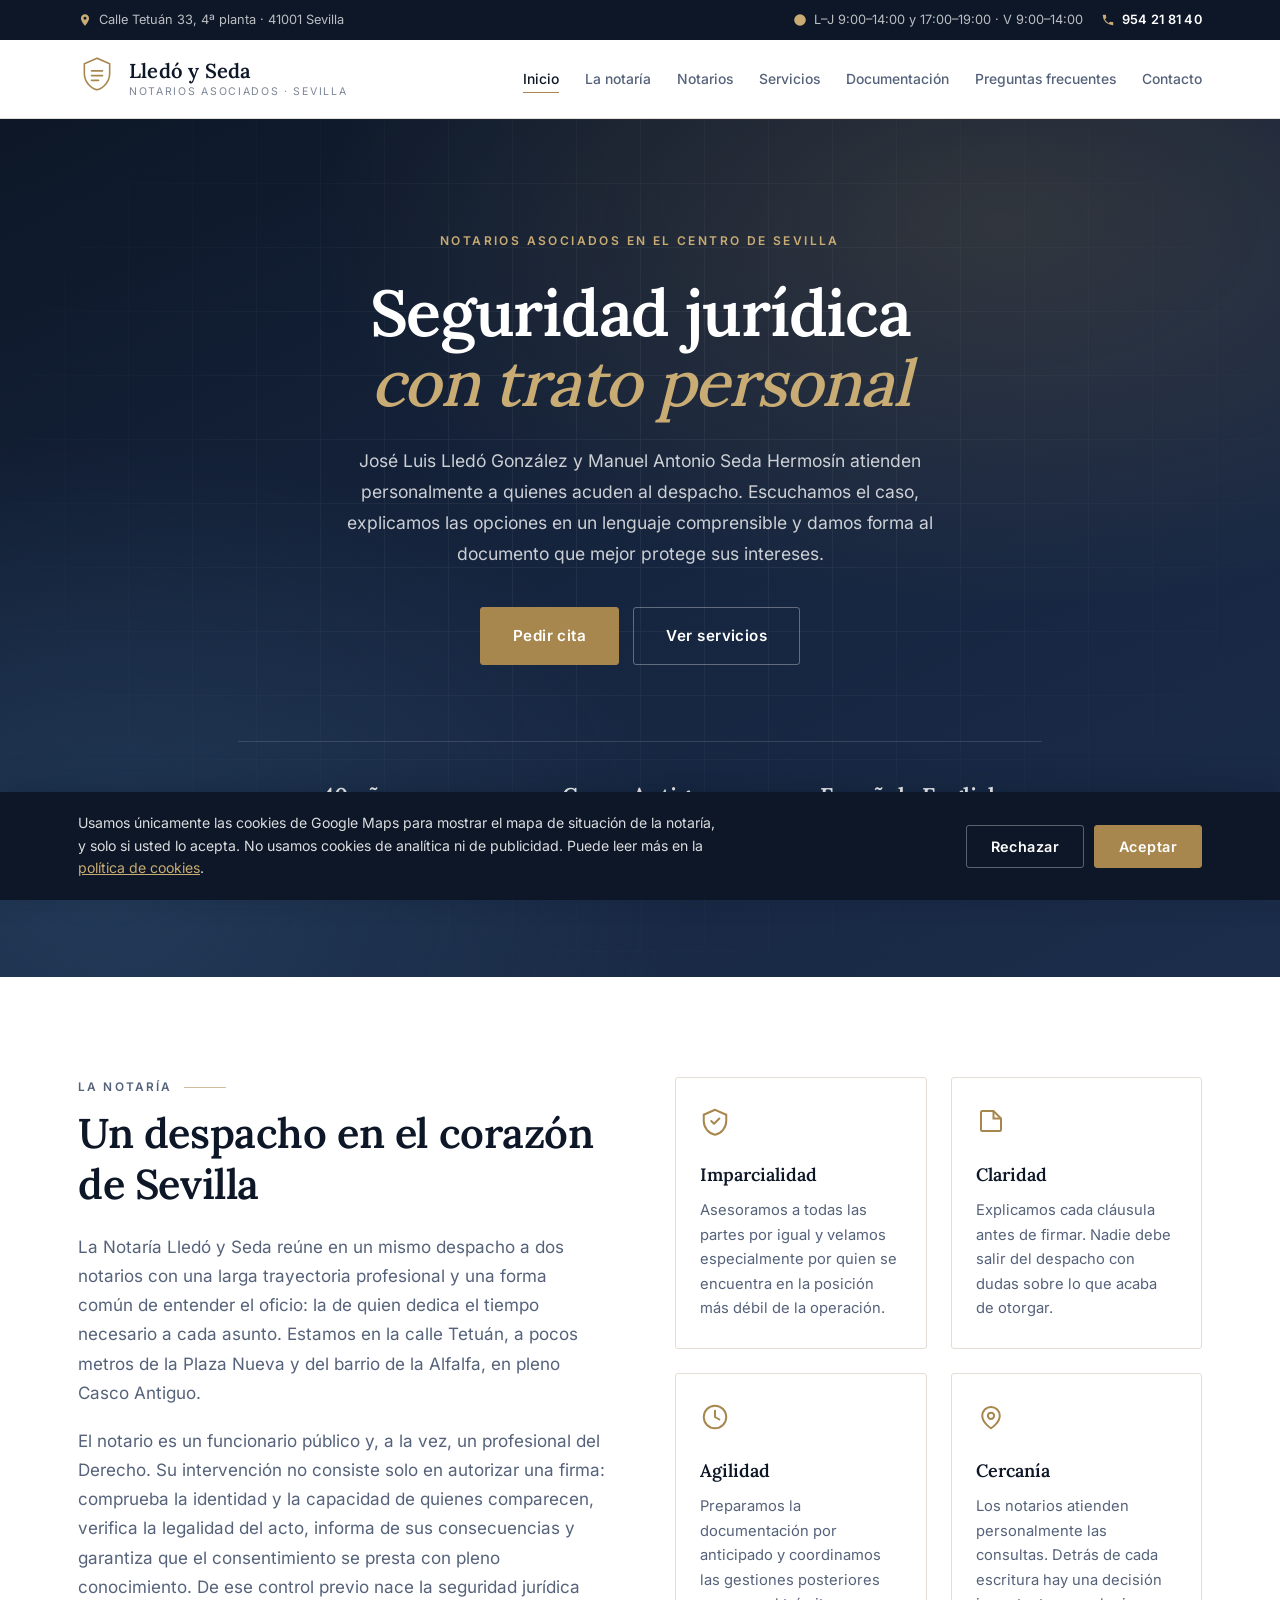
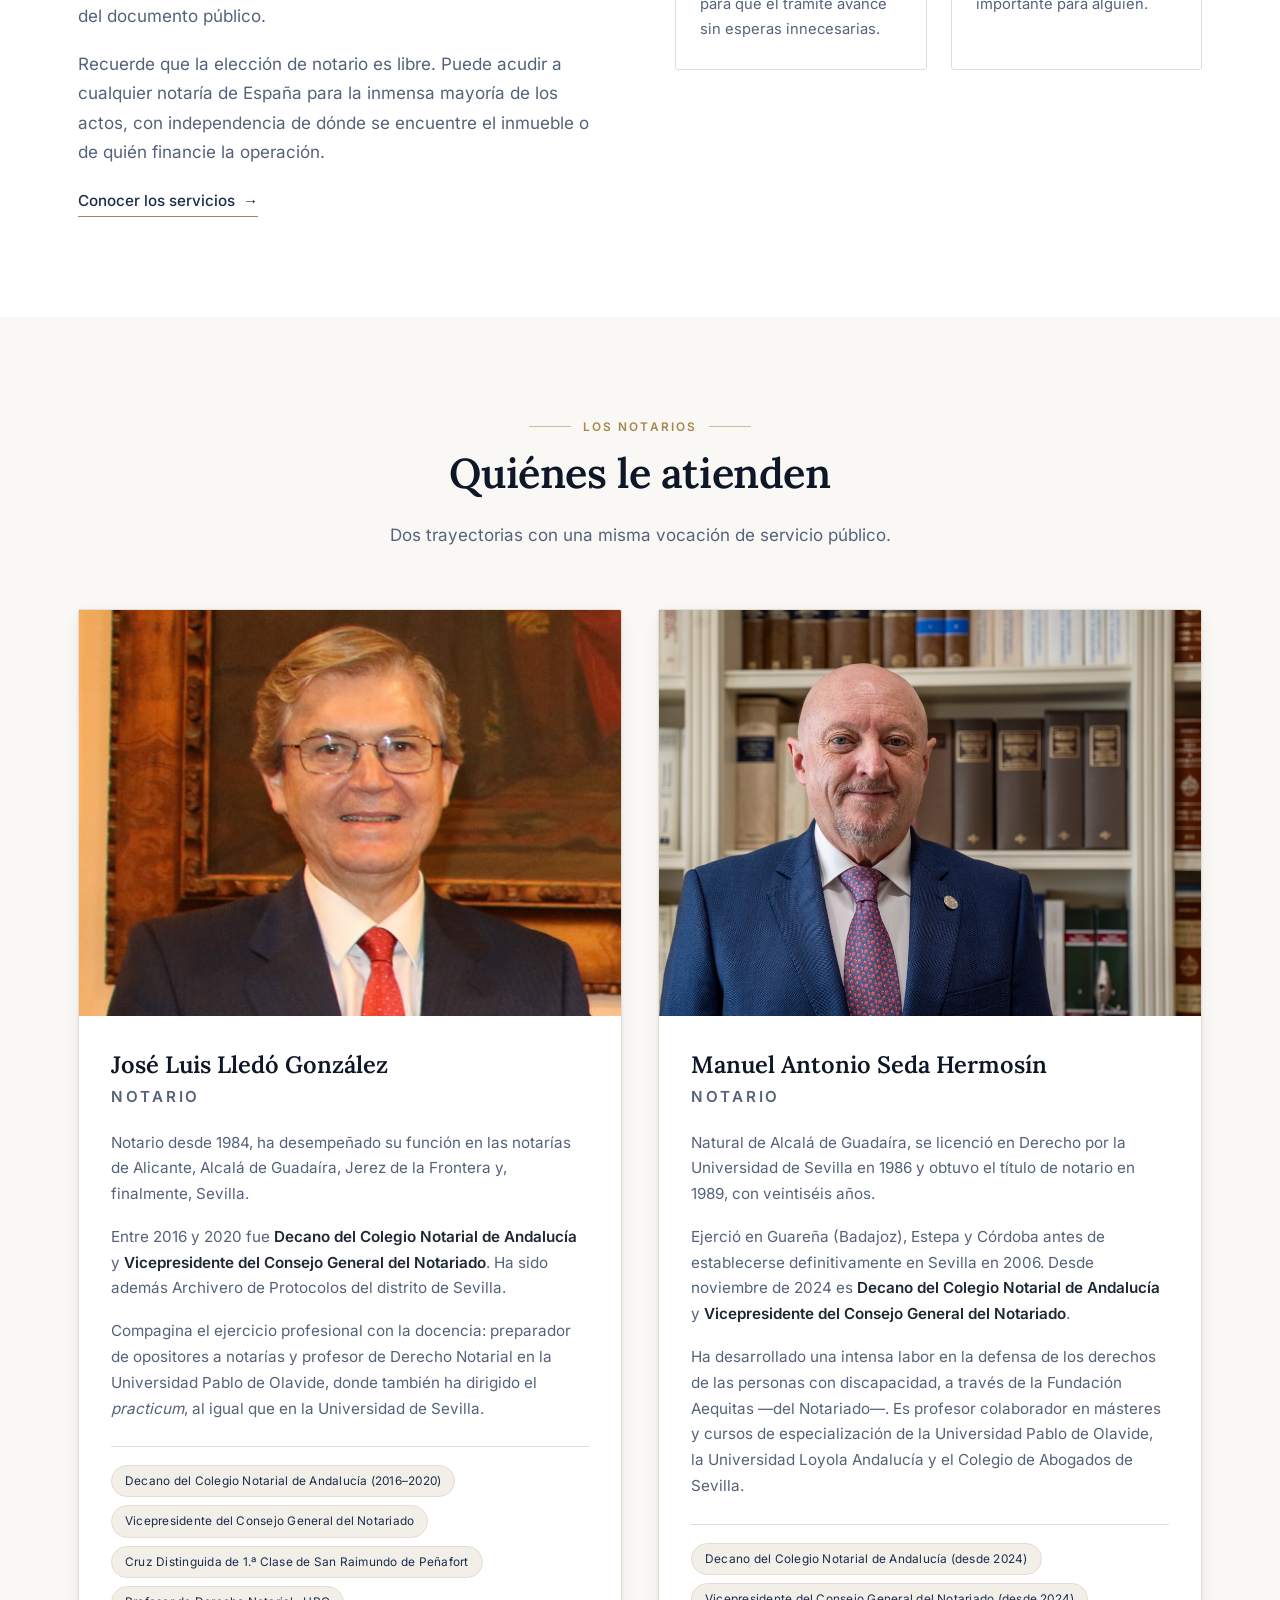
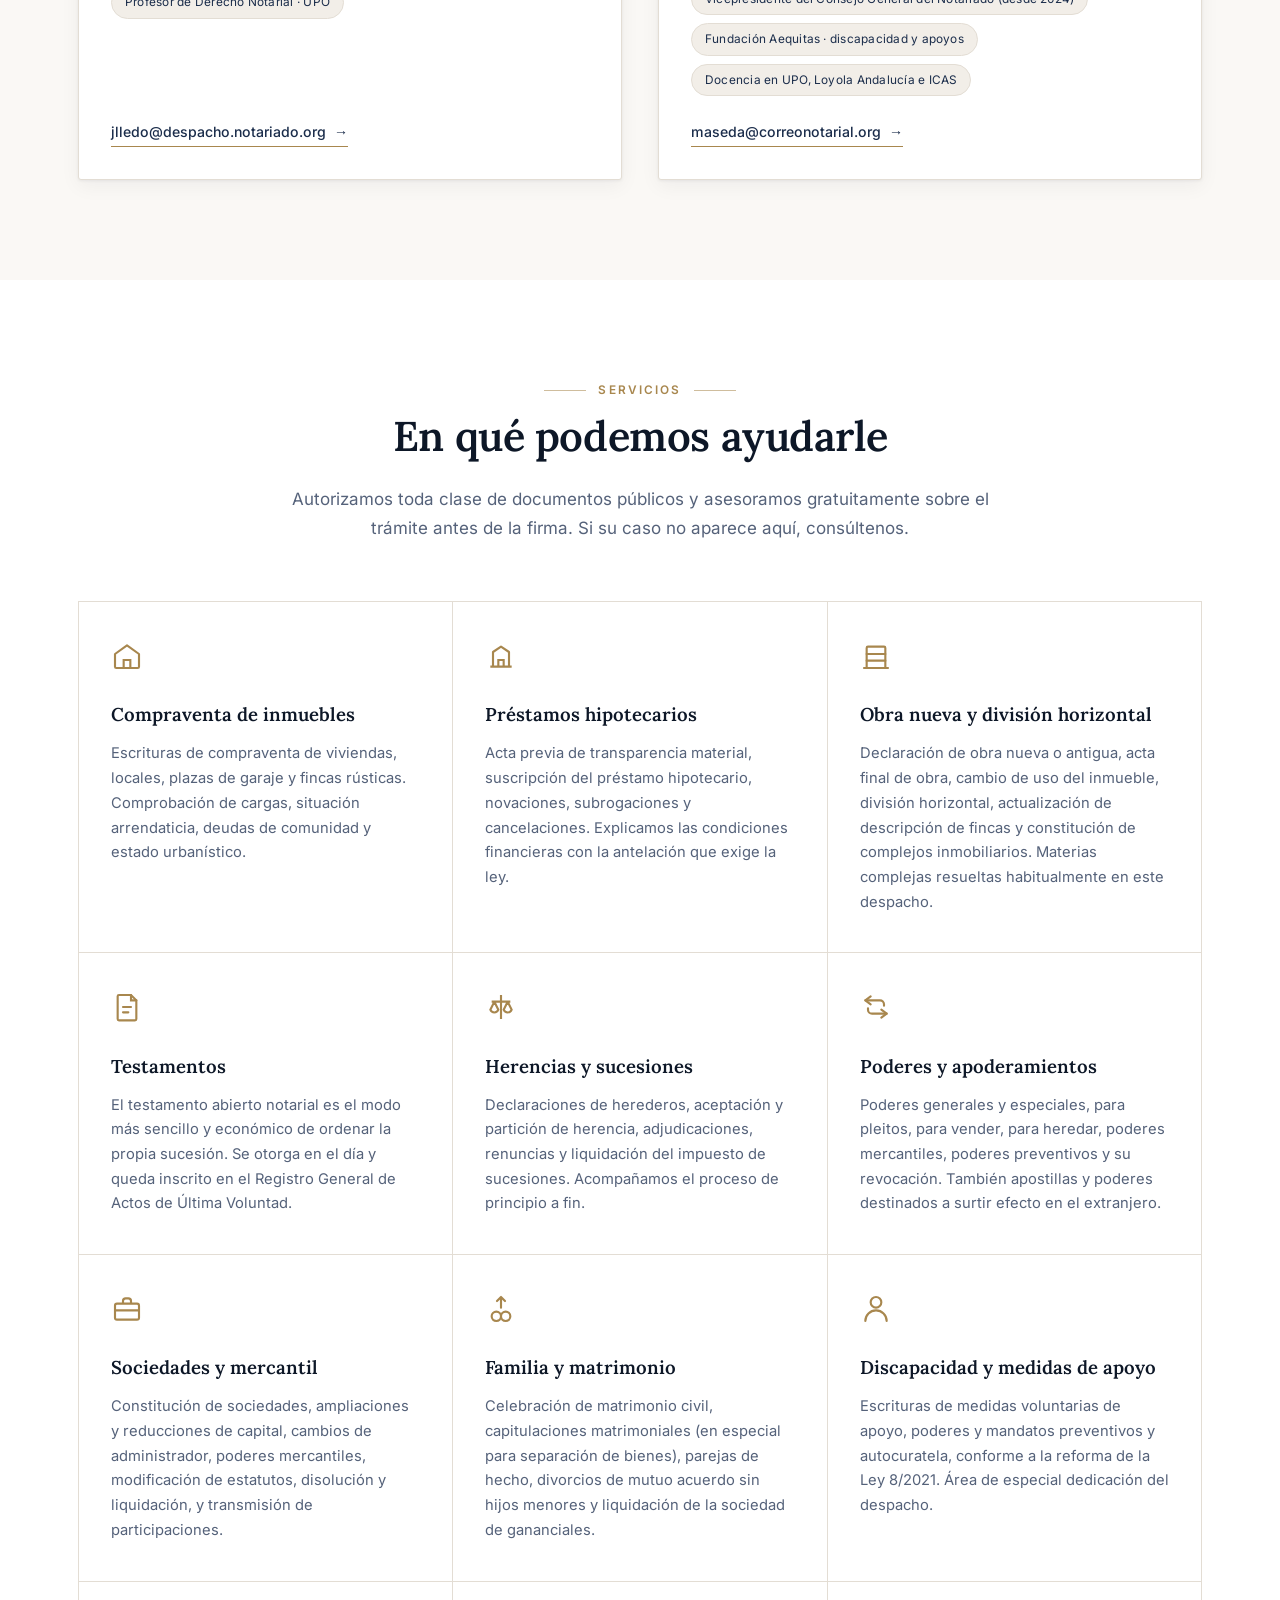
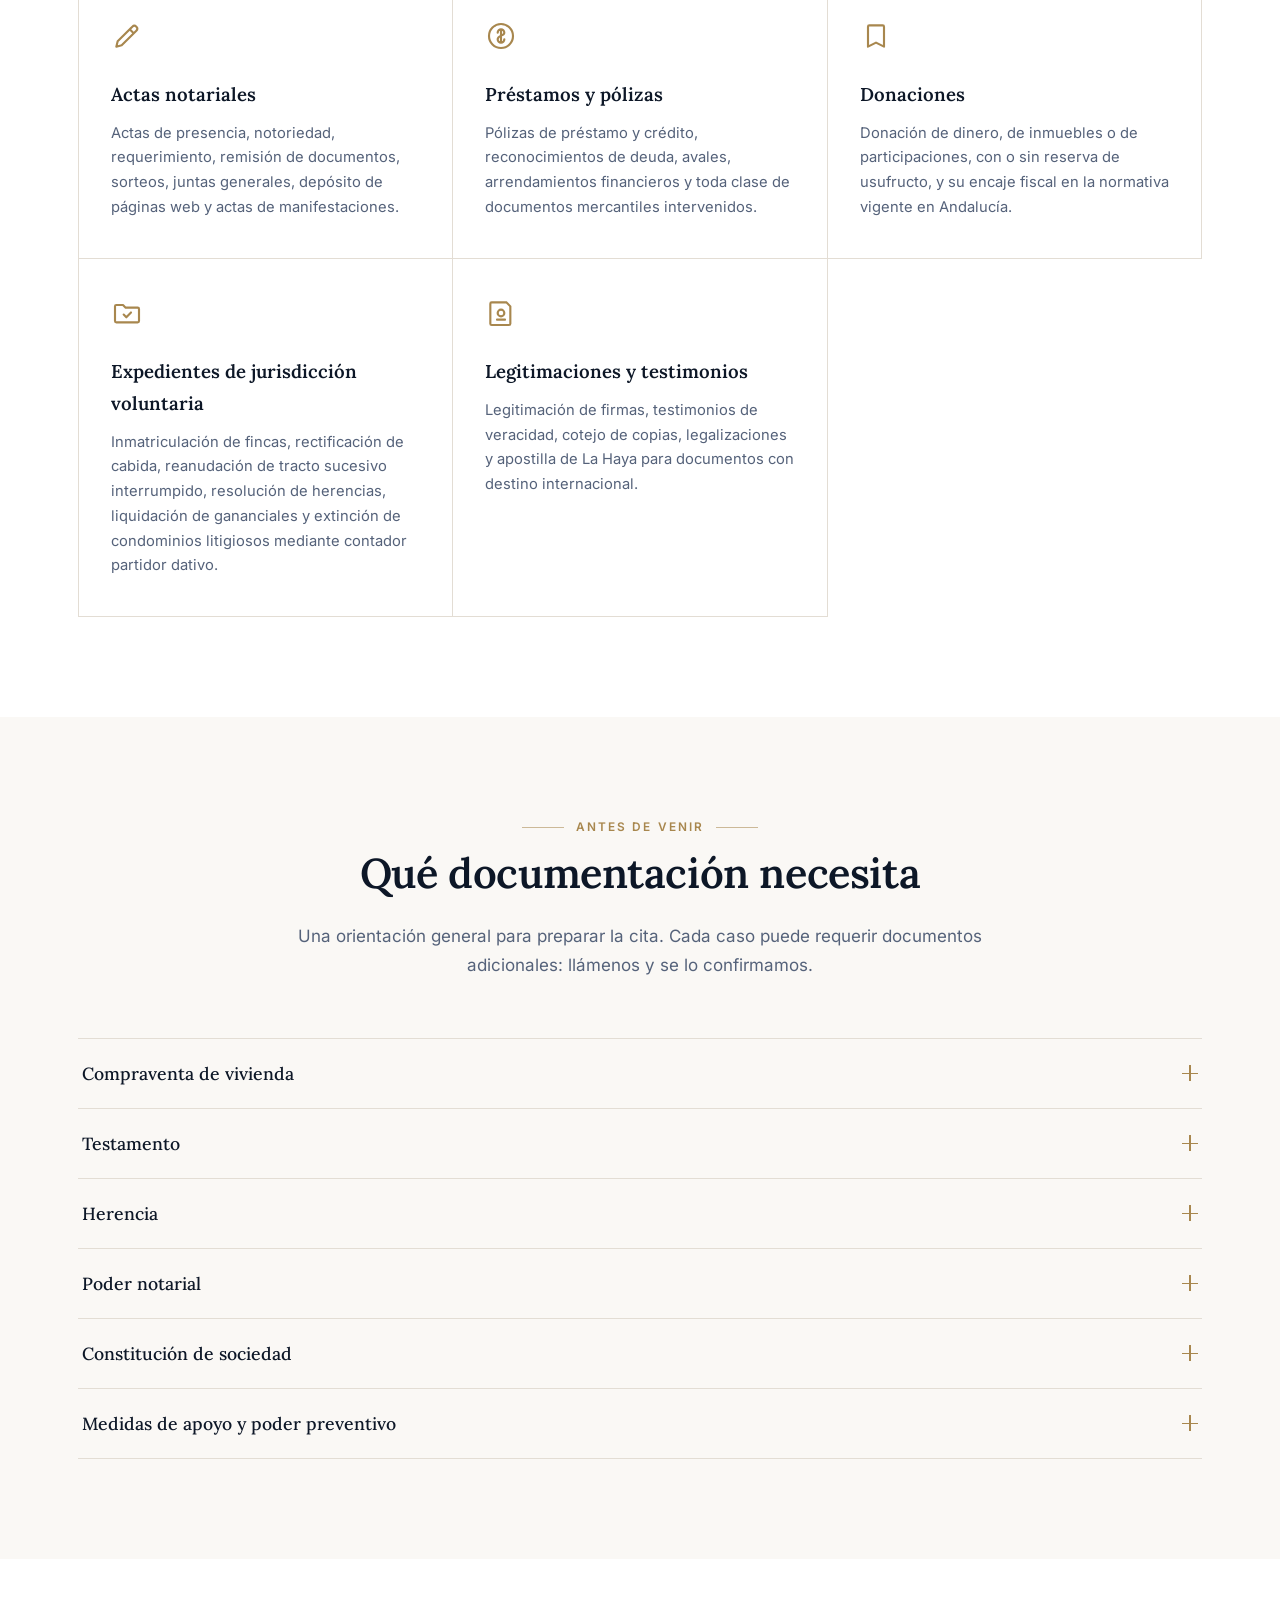
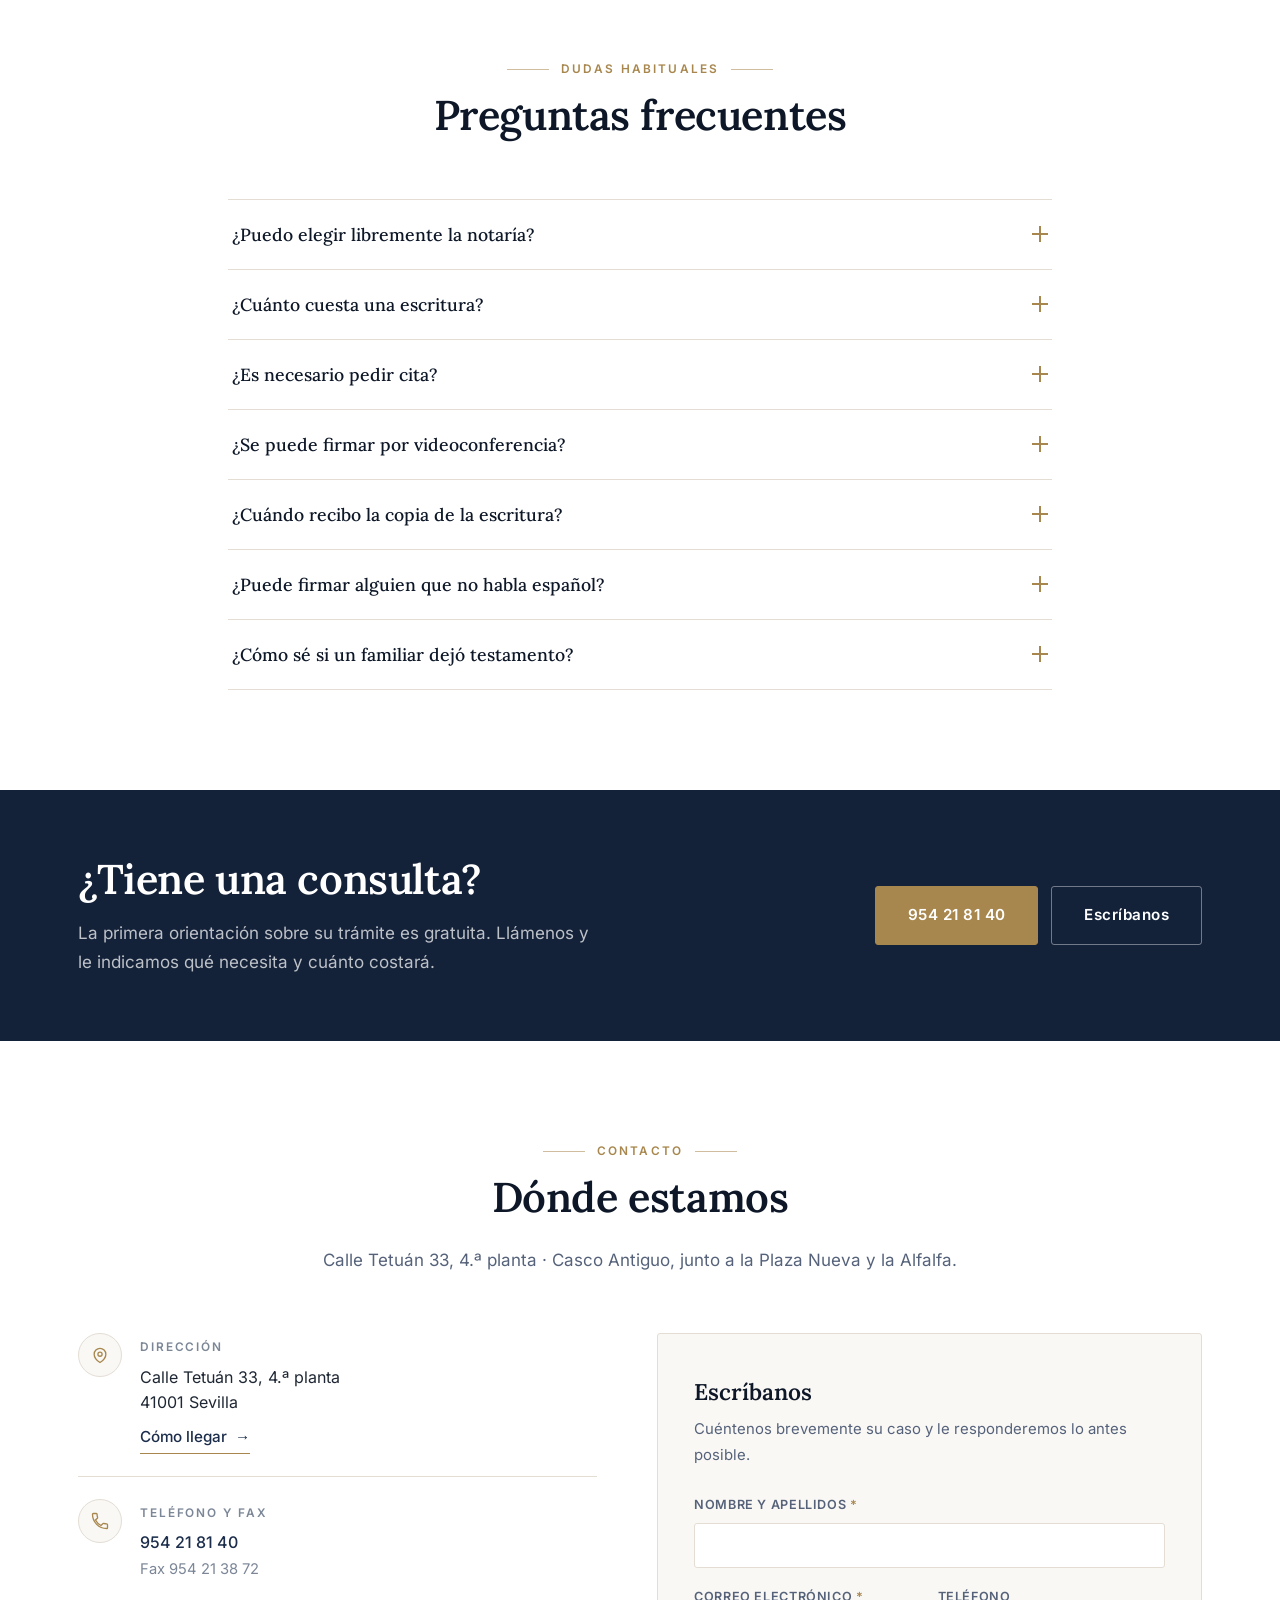
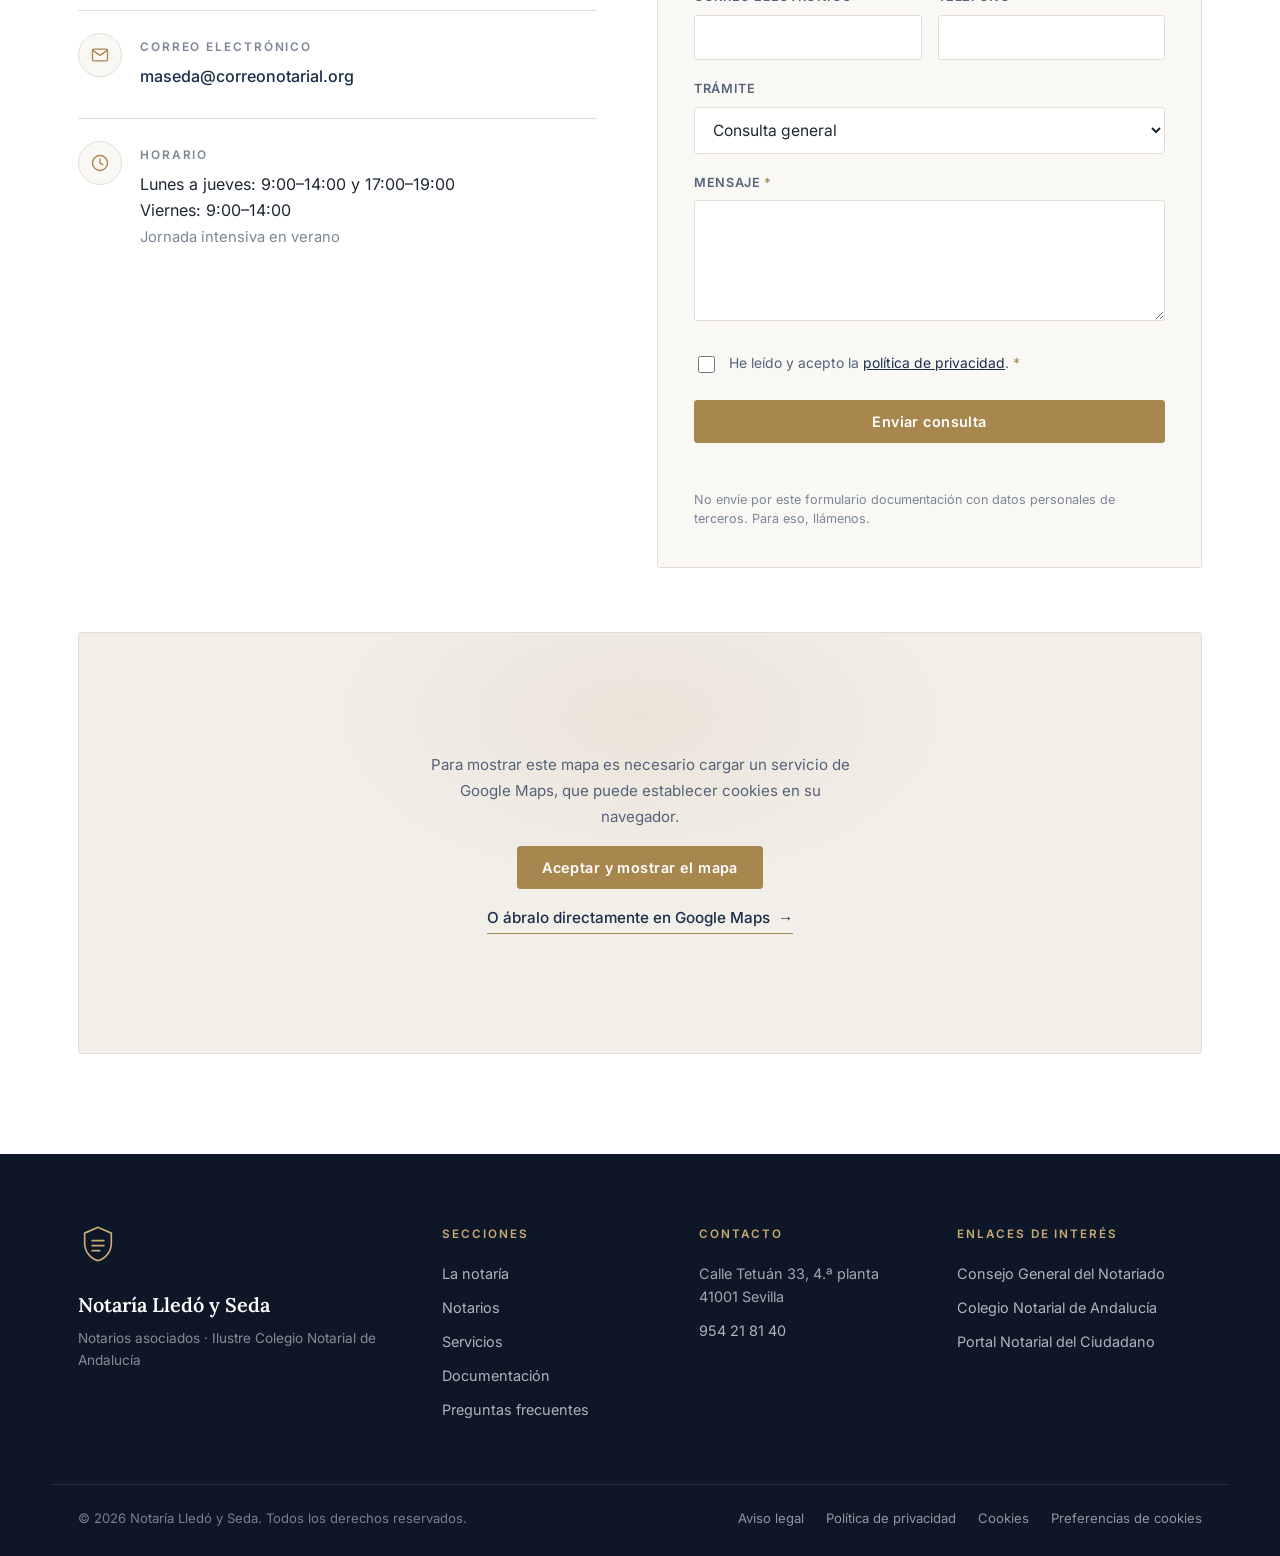
<file: index.html>
<!DOCTYPE html>
<html lang="es">
<head>
<meta charset="UTF-8">
<meta name="viewport" content="width=device-width, initial-scale=1">
<title>Notaría Lledó y Seda · Notarios Asociados en Sevilla</title>

<!-- ============================================================
     NOTARÍA LLEDÓ Y SEDA — Sevilla
     Textos revisados por el despacho (documento "PAGINA WEB NOTARÍA
     (Revisada Seda)", septiembre de 2026). Dirección, teléfono y fax
     confirmados en esa revisión.
     Queda pendiente el NIF del titular en las páginas legales.
     Todo el texto es editable directamente aquí.
     ============================================================ -->

<meta name="description" content="Notaría Lledó y Seda, notarios asociados en el centro de Sevilla. José Luis Lledó González y Manuel Antonio Seda Hermosín. Compraventas, herencias, testamentos, poderes y sociedades. Calle Tetuán 33, Sevilla.">
<meta name="keywords" content="notaría Sevilla, notario Sevilla, Lledó y Seda, testamento Sevilla, herencia Sevilla, compraventa vivienda notaría, poderes notariales Sevilla">
<meta name="author" content="Notaría Lledó y Seda">
<!-- BORRADOR: noindex mientras la web esté en GitHub Pages pendiente de aprobación.
     Al publicar en el dominio definitivo, poner el contenido en "index, follow". -->
<meta name="robots" content="noindex, nofollow">
<link rel="canonical" href="https://www.notarialledoyseda.es/">

<meta property="og:type" content="website">
<meta property="og:locale" content="es_ES">
<meta property="og:site_name" content="Notaría Lledó y Seda">
<meta property="og:title" content="Notaría Lledó y Seda · Notarios Asociados en Sevilla">
<meta property="og:description" content="Asesoramiento notarial en el centro de Sevilla. Compraventas, herencias, testamentos, poderes y sociedades.">
<meta property="og:url" content="https://www.notarialledoyseda.es/">

<link rel="icon" href="img/favicon.svg" type="image/svg+xml">
<link rel="stylesheet" href="css/styles.css">

<script type="application/ld+json">
{
  "@context": "https://schema.org",
  "@type": "Notary",
  "name": "Notaría Lledó y Seda · Notarios Asociados",
  "description": "Notaría en el centro de Sevilla formada por los notarios José Luis Lledó González y Manuel Antonio Seda Hermosín.",
  "url": "https://www.notarialledoyseda.es/",
  "telephone": "+34954218140",
  "faxNumber": "+34954213872",
  "address": {
    "@type": "PostalAddress",
    "streetAddress": "Calle Tetuán 33, 4ª planta",
    "addressLocality": "Sevilla",
    "postalCode": "41001",
    "addressRegion": "Sevilla",
    "addressCountry": "ES"
  },
  "geo": { "@type": "GeoCoordinates", "latitude": 37.3901, "longitude": -5.9955 },
  "openingHoursSpecification": [
    { "@type": "OpeningHoursSpecification", "dayOfWeek": ["Monday","Tuesday","Wednesday","Thursday"], "opens": "09:00", "closes": "14:00" },
    { "@type": "OpeningHoursSpecification", "dayOfWeek": ["Monday","Tuesday","Wednesday","Thursday"], "opens": "17:00", "closes": "19:00" },
    { "@type": "OpeningHoursSpecification", "dayOfWeek": ["Friday"], "opens": "09:00", "closes": "14:00" }
  ],
  "availableLanguage": ["es", "en", "fr"],
  "employee": [
    { "@type": "Person", "name": "José Luis Lledó González", "jobTitle": "Notario" },
    { "@type": "Person", "name": "Manuel Antonio Seda Hermosín", "jobTitle": "Notario" }
  ]
}
</script>
</head>
<body>

<a class="skip-link" href="#contenido">Saltar al contenido principal</a>

<!-- ===================== BARRA SUPERIOR ===================== -->
<div class="topbar">
  <div class="wrap topbar__inner">
    <span class="topbar__item">
      <svg viewBox="0 0 24 24" aria-hidden="true"><path d="M12 2C8.1 2 5 5.1 5 9c0 5.2 7 13 7 13s7-7.8 7-13c0-3.9-3.1-7-7-7zm0 9.5A2.5 2.5 0 1 1 12 6.5a2.5 2.5 0 0 1 0 5z"/></svg>
      Calle Tetuán 33, 4ª planta · 41001 Sevilla
    </span>
    <span class="topbar__sep" aria-hidden="true"></span>
    <span class="topbar__item">
      <svg viewBox="0 0 24 24" aria-hidden="true"><path d="M12 2a10 10 0 1 0 0 20 10 10 0 0 0 0-20zm.9 10.6V6h-1.8v7.4l5 3 .9-1.5-4.1-2.3z"/></svg>
      L–J 9:00–14:00 y 17:00–19:00 · V 9:00–14:00
    </span>
    <a class="topbar__phone" href="tel:+34954218140">
      <svg viewBox="0 0 24 24" aria-hidden="true"><path d="M6.6 10.8a15.1 15.1 0 0 0 6.6 6.6l2.2-2.2a1 1 0 0 1 1-.24 11.4 11.4 0 0 0 3.6.58 1 1 0 0 1 1 1V20a1 1 0 0 1-1 1A17 17 0 0 1 3 4a1 1 0 0 1 1-1h3.5a1 1 0 0 1 1 1 11.4 11.4 0 0 0 .58 3.6 1 1 0 0 1-.25 1l-2.23 2.2z"/></svg>
      954 21 81 40
    </a>
  </div>
</div>

<!-- ===================== CABECERA ===================== -->
<header class="header" id="header">
  <div class="wrap header__inner">
    <a class="brand" href="#inicio" aria-label="Notaría Lledó y Seda, inicio">
      <span class="brand__mark" aria-hidden="true">
        <svg viewBox="0 0 48 48">
          <path d="M24 4 8 11v12c0 10 6.8 18.4 16 21 9.2-2.6 16-11 16-21V11L24 4z" fill="none" stroke="currentColor" stroke-width="2"/>
          <path d="M17 20h14M17 26h14M17 32h9" stroke="currentColor" stroke-width="2" stroke-linecap="round"/>
        </svg>
      </span>
      <span class="brand__text">
        <strong>Lledó y Seda</strong>
        <em>Notarios Asociados · Sevilla</em>
      </span>
    </a>

    <nav class="nav" id="nav" aria-label="Navegación principal">
      <ul class="nav__list">
        <li><a href="#inicio">Inicio</a></li>
        <li><a href="#notaria">La notaría</a></li>
        <li><a href="#notarios">Notarios</a></li>
        <li><a href="#servicios">Servicios</a></li>
        <li><a href="#documentacion">Documentación</a></li>
        <li><a href="#faq">Preguntas frecuentes</a></li>
        <li><a href="#contacto">Contacto</a></li>
      </ul>
      <a class="btn btn--gold nav__cta" href="#contacto">Solicitar cita</a>
    </nav>

    <button class="burger" id="burger" aria-label="Abrir menú" aria-expanded="false" aria-controls="nav">
      <span></span><span></span><span></span>
    </button>
  </div>
</header>

<main id="contenido">

<!-- ===================== HERO ===================== -->
<section class="hero" id="inicio">
  <div class="hero__bg" aria-hidden="true"></div>
  <div class="wrap hero__inner">
    <p class="hero__eyebrow">Notarios asociados en el centro de Sevilla</p>
    <h1 class="hero__title">Seguridad jurídica<br><span>con trato personal</span></h1>
    <p class="hero__lead">
      José Luis Lledó González y Manuel Antonio Seda Hermosín atienden personalmente a quienes
      acuden al despacho. Escuchamos el caso, explicamos las opciones en un lenguaje comprensible
      y damos forma al documento que mejor protege sus intereses.
    </p>
    <div class="hero__actions">
      <a class="btn btn--gold btn--lg" href="#contacto">Pedir cita</a>
      <a class="btn btn--ghost btn--lg" href="#servicios">Ver servicios</a>
    </div>
    <ul class="hero__facts">
      <li><strong>40 años</strong><span>de ejercicio notarial</span></li>
      <li><strong>Casco Antiguo</strong><span>Calle Tetuán 33</span></li>
      <li><strong>Español · English · Français</strong><span>atención en tres idiomas</span></li>
    </ul>
  </div>
</section>

<!-- ===================== LA NOTARÍA ===================== -->
<section class="section" id="notaria">
  <div class="wrap grid-2">
    <div class="reveal">
      <p class="eyebrow">La notaría</p>
      <h2 class="h2">Un despacho en el corazón de Sevilla</h2>
      <p>
        La Notaría Lledó y Seda reúne en un mismo despacho a dos notarios con una larga trayectoria
        profesional y una forma común de entender el oficio: la de quien dedica el tiempo necesario a
        cada asunto. Estamos en la calle Tetuán, a pocos metros de la Plaza Nueva y del barrio de la
        Alfalfa, en pleno Casco Antiguo.
      </p>
      <p>
        El notario es un funcionario público y, a la vez, un profesional del Derecho. Su intervención
        no consiste solo en autorizar una firma: comprueba la identidad y la capacidad de quienes
        comparecen, verifica la legalidad del acto, informa de sus consecuencias y garantiza que el
        consentimiento se presta con pleno conocimiento. De ese control previo nace la seguridad
        jurídica del documento público.
      </p>
      <p>
        Recuerde que la elección de notario es libre. Puede acudir a cualquier notaría de España para
        la inmensa mayoría de los actos, con independencia de dónde se encuentre el inmueble o de
        quién financie la operación.
      </p>
      <a class="link-arrow" href="#servicios">Conocer los servicios</a>
    </div>

    <div class="values reveal">
      <article class="value">
        <span class="value__ico" aria-hidden="true">
          <svg viewBox="0 0 24 24"><path d="M12 3 3 7v5c0 5.2 3.8 9.9 9 11 5.2-1.1 9-5.8 9-11V7l-9-4z" fill="none" stroke="currentColor" stroke-width="1.6"/><path d="m9 12 2.2 2.2L15.5 10" fill="none" stroke="currentColor" stroke-width="1.6" stroke-linecap="round" stroke-linejoin="round"/></svg>
        </span>
        <h3>Imparcialidad</h3>
        <p>Asesoramos a todas las partes por igual y velamos especialmente por quien se encuentra en la posición más débil de la operación.</p>
      </article>
      <article class="value">
        <span class="value__ico" aria-hidden="true">
          <svg viewBox="0 0 24 24"><path d="M4 19V5a1 1 0 0 1 1-1h9l6 6v9a1 1 0 0 1-1 1H5a1 1 0 0 1-1-1z" fill="none" stroke="currentColor" stroke-width="1.6"/><path d="M14 4v6h6" fill="none" stroke="currentColor" stroke-width="1.6"/></svg>
        </span>
        <h3>Claridad</h3>
        <p>Explicamos cada cláusula antes de firmar. Nadie debe salir del despacho con dudas sobre lo que acaba de otorgar.</p>
      </article>
      <article class="value">
        <span class="value__ico" aria-hidden="true">
          <svg viewBox="0 0 24 24"><circle cx="12" cy="12" r="9" fill="none" stroke="currentColor" stroke-width="1.6"/><path d="M12 7v5l3.5 2" fill="none" stroke="currentColor" stroke-width="1.6" stroke-linecap="round"/></svg>
        </span>
        <h3>Agilidad</h3>
        <p>Preparamos la documentación por anticipado y coordinamos las gestiones posteriores para que el trámite avance sin esperas innecesarias.</p>
      </article>
      <article class="value">
        <span class="value__ico" aria-hidden="true">
          <svg viewBox="0 0 24 24"><path d="M12 21s-7-4.4-7-10a7 7 0 1 1 14 0c0 5.6-7 10-7 10z" fill="none" stroke="currentColor" stroke-width="1.6"/><circle cx="12" cy="11" r="2.5" fill="none" stroke="currentColor" stroke-width="1.6"/></svg>
        </span>
        <h3>Cercanía</h3>
        <p>Los notarios atienden personalmente las consultas. Detrás de cada escritura hay una decisión importante para alguien.</p>
      </article>
    </div>
  </div>
</section>

<!-- ===================== NOTARIOS ===================== -->
<section class="section section--alt" id="notarios">
  <div class="wrap">
    <header class="section__head reveal">
      <p class="eyebrow">Los notarios</p>
      <h2 class="h2">Quiénes le atienden</h2>
      <p class="section__lead">Dos trayectorias con una misma vocación de servicio público.</p>
    </header>

    <div class="notaries">

      <!-- ---- NOTARIO 1 ---- -->
      <article class="notary reveal">
        <div class="notary__media">
          <img src="img/jose-luis-lledo.jpg" alt="Retrato de José Luis Lledó González, notario" class="notary__photo" width="600" height="400" loading="lazy">
        </div>
        <div class="notary__body">
          <h3 class="notary__name">José Luis Lledó González</h3>
          <p class="notary__role">Notario</p>
          <p>
            Notario desde 1984, ha desempeñado su función en las notarías de Alicante, Alcalá de
            Guadaíra, Jerez de la Frontera y, finalmente, Sevilla.
          </p>
          <p>
            Entre 2016 y 2020 fue <strong>Decano del Colegio Notarial de Andalucía</strong> y
            <strong>Vicepresidente del Consejo General del Notariado</strong>. Ha sido además Archivero
            de Protocolos del distrito de Sevilla.
          </p>
          <p>
            Compagina el ejercicio profesional con la docencia: preparador de opositores a notarías y
            profesor de Derecho Notarial en la Universidad Pablo de Olavide, donde también ha dirigido
            el <em>practicum</em>, al igual que en la Universidad de Sevilla.
          </p>
          <ul class="tags">
            <li>Decano del Colegio Notarial de Andalucía (2016–2020)</li>
            <li>Vicepresidente del Consejo General del Notariado</li>
            <li>Cruz Distinguida de 1.ª Clase de San Raimundo de Peñafort</li>
            <li>Profesor de Derecho Notarial · UPO</li>
          </ul>
          <a class="link-arrow" href="mailto:jlledo@despacho.notariado.org">jlledo@despacho.notariado.org</a>
        </div>
      </article>

      <!-- ---- NOTARIO 2 ---- -->
      <article class="notary reveal">
        <div class="notary__media">
          <img src="img/manuel-seda.jpg" alt="Retrato de Manuel Antonio Seda Hermosín, notario" class="notary__photo" width="1200" height="800" loading="lazy">
        </div>
        <div class="notary__body">
          <h3 class="notary__name">Manuel Antonio Seda Hermosín</h3>
          <p class="notary__role">Notario</p>
          <p>
            Natural de Alcalá de Guadaíra, se licenció en Derecho por la Universidad de Sevilla en 1986
            y obtuvo el título de notario en 1989, con veintiséis años.
          </p>
          <p>
            Ejerció en Guareña (Badajoz), Estepa y Córdoba antes de establecerse definitivamente en
            Sevilla en 2006. Desde noviembre de 2024 es <strong>Decano del Colegio Notarial de
            Andalucía</strong> y <strong>Vicepresidente del Consejo General del Notariado</strong>.
          </p>
          <p>
            Ha desarrollado una intensa labor en la defensa de los derechos de las personas con
            discapacidad, a través de la Fundación Aequitas —del Notariado—. Es profesor colaborador
            en másteres y cursos de especialización de la Universidad Pablo
            de Olavide, la Universidad Loyola Andalucía y el Colegio de Abogados de Sevilla.
          </p>
          <ul class="tags">
            <li>Decano del Colegio Notarial de Andalucía (desde 2024)</li>
            <li>Vicepresidente del Consejo General del Notariado (desde 2024)</li>
            <li>Fundación Aequitas · discapacidad y apoyos</li>
            <li>Docencia en UPO, Loyola Andalucía e ICAS</li>
          </ul>
          <a class="link-arrow" href="mailto:maseda@correonotarial.org">maseda@correonotarial.org</a>
        </div>
      </article>

    </div>
  </div>
</section>

<!-- ===================== SERVICIOS ===================== -->
<section class="section" id="servicios">
  <div class="wrap">
    <header class="section__head reveal">
      <p class="eyebrow">Servicios</p>
      <h2 class="h2">En qué podemos ayudarle</h2>
      <p class="section__lead">
        Autorizamos toda clase de documentos públicos y asesoramos gratuitamente sobre el trámite
        antes de la firma. Si su caso no aparece aquí, consúltenos.
      </p>
    </header>

    <div class="services">
      <article class="svc reveal">
        <span class="svc__ico" aria-hidden="true"><svg viewBox="0 0 24 24"><path d="M3 10.5 12 4l9 6.5V20a1 1 0 0 1-1 1H4a1 1 0 0 1-1-1v-9.5z" fill="none" stroke="currentColor" stroke-width="1.6" stroke-linejoin="round"/><path d="M9.5 21v-6h5v6" fill="none" stroke="currentColor" stroke-width="1.6"/></svg></span>
        <h3>Compraventa de inmuebles</h3>
        <p>Escrituras de compraventa de viviendas, locales, plazas de garaje y fincas rústicas. Comprobación de cargas, situación arrendaticia, deudas de comunidad y estado urbanístico.</p>
      </article>

      <article class="svc reveal">
        <span class="svc__ico" aria-hidden="true"><svg viewBox="0 0 24 24"><path d="M4 20h16M6 20V9l6-4 6 4v11" fill="none" stroke="currentColor" stroke-width="1.6" stroke-linejoin="round"/><path d="M10 20v-5h4v5" fill="none" stroke="currentColor" stroke-width="1.6"/></svg></span>
        <h3>Préstamos hipotecarios</h3>
        <p>Acta previa de transparencia material, suscripción del préstamo hipotecario, novaciones, subrogaciones y cancelaciones. Explicamos las condiciones financieras con la antelación que exige la ley.</p>
      </article>

      <article class="svc reveal">
        <span class="svc__ico" aria-hidden="true"><svg viewBox="0 0 24 24"><path d="M5 21V6a1 1 0 0 1 1-1h12a1 1 0 0 1 1 1v15" fill="none" stroke="currentColor" stroke-width="1.6" stroke-linejoin="round"/><path d="M3 21h18M5 10.5h14M5 15.5h14" fill="none" stroke="currentColor" stroke-width="1.6" stroke-linecap="round"/></svg></span>
        <h3>Obra nueva y división horizontal</h3>
        <p>Declaración de obra nueva o antigua, acta final de obra, cambio de uso del inmueble, división horizontal, actualización de descripción de fincas y constitución de complejos inmobiliarios. Materias complejas resueltas habitualmente en este despacho.</p>
      </article>

      <article class="svc reveal">
        <span class="svc__ico" aria-hidden="true"><svg viewBox="0 0 24 24"><path d="M6 3h9l4 4v14a1 1 0 0 1-1 1H6a1 1 0 0 1-1-1V4a1 1 0 0 1 1-1z" fill="none" stroke="currentColor" stroke-width="1.6"/><path d="M15 3v4h4M9 12h6M9 16h4" fill="none" stroke="currentColor" stroke-width="1.6" stroke-linecap="round"/></svg></span>
        <h3>Testamentos</h3>
        <p>El testamento abierto notarial es el modo más sencillo y económico de ordenar la propia sucesión. Se otorga en el día y queda inscrito en el Registro General de Actos de Última Voluntad.</p>
      </article>

      <article class="svc reveal">
        <span class="svc__ico" aria-hidden="true"><svg viewBox="0 0 24 24"><path d="M12 3v18M5 8h14M7 8l-3 6a3.2 3.2 0 0 0 6 0L7 8zm10 0-3 6a3.2 3.2 0 0 0 6 0l-3-6z" fill="none" stroke="currentColor" stroke-width="1.6" stroke-linejoin="round"/></svg></span>
        <h3>Herencias y sucesiones</h3>
        <p>Declaraciones de herederos, aceptación y partición de herencia, adjudicaciones, renuncias y liquidación del impuesto de sucesiones. Acompañamos el proceso de principio a fin.</p>
      </article>

      <article class="svc reveal">
        <span class="svc__ico" aria-hidden="true"><svg viewBox="0 0 24 24"><path d="M4 7h11a3 3 0 0 1 3 3v1" fill="none" stroke="currentColor" stroke-width="1.6" stroke-linecap="round"/><path d="M8 4 4 7l4 3M20 17H9a3 3 0 0 1-3-3v-1" fill="none" stroke="currentColor" stroke-width="1.6" stroke-linecap="round" stroke-linejoin="round"/><path d="m16 14 4 3-4 3" fill="none" stroke="currentColor" stroke-width="1.6" stroke-linecap="round" stroke-linejoin="round"/></svg></span>
        <h3>Poderes y apoderamientos</h3>
        <p>Poderes generales y especiales, para pleitos, para vender, para heredar, poderes mercantiles, poderes preventivos y su revocación. También apostillas y poderes destinados a surtir efecto en el extranjero.</p>
      </article>

      <article class="svc reveal">
        <span class="svc__ico" aria-hidden="true"><svg viewBox="0 0 24 24"><rect x="3" y="8" width="18" height="12" rx="1.5" fill="none" stroke="currentColor" stroke-width="1.6"/><path d="M9 8V6a2 2 0 0 1 2-2h2a2 2 0 0 1 2 2v2M3 13h18" fill="none" stroke="currentColor" stroke-width="1.6"/></svg></span>
        <h3>Sociedades y mercantil</h3>
        <p>Constitución de sociedades, ampliaciones y reducciones de capital, cambios de administrador, poderes mercantiles, modificación de estatutos, disolución y liquidación, y transmisión de participaciones.</p>
      </article>

      <article class="svc reveal">
        <span class="svc__ico" aria-hidden="true"><svg viewBox="0 0 24 24"><path d="M8.5 21a3.5 3.5 0 1 0 0-7 3.5 3.5 0 0 0 0 7zm7 0a3.5 3.5 0 1 0 0-7 3.5 3.5 0 0 0 0 7z" fill="none" stroke="currentColor" stroke-width="1.6"/><path d="M12 3v8M9 6l3-3 3 3" fill="none" stroke="currentColor" stroke-width="1.6" stroke-linecap="round" stroke-linejoin="round"/></svg></span>
        <h3>Familia y matrimonio</h3>
        <p>Celebración de matrimonio civil, capitulaciones matrimoniales (en especial para separación de bienes), parejas de hecho, divorcios de mutuo acuerdo sin hijos menores y liquidación de la sociedad de gananciales.</p>
      </article>

      <article class="svc reveal">
        <span class="svc__ico" aria-hidden="true"><svg viewBox="0 0 24 24"><path d="M12 3a4 4 0 1 1 0 8 4 4 0 0 1 0-8z" fill="none" stroke="currentColor" stroke-width="1.6"/><path d="M4 21a8 8 0 0 1 16 0" fill="none" stroke="currentColor" stroke-width="1.6" stroke-linecap="round"/></svg></span>
        <h3>Discapacidad y medidas de apoyo</h3>
        <p>Escrituras de medidas voluntarias de apoyo, poderes y mandatos preventivos y autocuratela, conforme a la reforma de la Ley 8/2021. Área de especial dedicación del despacho.</p>
      </article>

      <article class="svc reveal">
        <span class="svc__ico" aria-hidden="true"><svg viewBox="0 0 24 24"><path d="m4 20 1-4L16 5a2.1 2.1 0 0 1 3 3L8 19l-4 1z" fill="none" stroke="currentColor" stroke-width="1.6" stroke-linejoin="round"/><path d="m14 7 3 3" fill="none" stroke="currentColor" stroke-width="1.6"/></svg></span>
        <h3>Actas notariales</h3>
        <p>Actas de presencia, notoriedad, requerimiento, remisión de documentos, sorteos, juntas generales, depósito de páginas web y actas de manifestaciones.</p>
      </article>

      <article class="svc reveal">
        <span class="svc__ico" aria-hidden="true"><svg viewBox="0 0 24 24"><circle cx="12" cy="12" r="9" fill="none" stroke="currentColor" stroke-width="1.6"/><path d="M12 7v10M9.5 9.5a2.5 2.5 0 0 1 5 0c0 2.5-5 2-5 5a2.5 2.5 0 0 0 5 0" fill="none" stroke="currentColor" stroke-width="1.6" stroke-linecap="round"/></svg></span>
        <h3>Préstamos y pólizas</h3>
        <p>Pólizas de préstamo y crédito, reconocimientos de deuda, avales, arrendamientos financieros y toda clase de documentos mercantiles intervenidos.</p>
      </article>

      <article class="svc reveal">
        <span class="svc__ico" aria-hidden="true"><svg viewBox="0 0 24 24"><path d="M7 4h10a1 1 0 0 1 1 1v15l-6-3-6 3V5a1 1 0 0 1 1-1z" fill="none" stroke="currentColor" stroke-width="1.6" stroke-linejoin="round"/></svg></span>
        <h3>Donaciones</h3>
        <p>Donación de dinero, de inmuebles o de participaciones, con o sin reserva de usufructo, y su encaje fiscal en la normativa vigente en Andalucía.</p>
      </article>

      <article class="svc reveal">
        <span class="svc__ico" aria-hidden="true"><svg viewBox="0 0 24 24"><path d="M3 7a1 1 0 0 1 1-1h5l2 2h9a1 1 0 0 1 1 1v9a1 1 0 0 1-1 1H4a1 1 0 0 1-1-1V7z" fill="none" stroke="currentColor" stroke-width="1.6" stroke-linejoin="round"/><path d="m9.5 13.2 2 2 3.5-3.6" fill="none" stroke="currentColor" stroke-width="1.6" stroke-linecap="round" stroke-linejoin="round"/></svg></span>
        <h3>Expedientes de jurisdicción voluntaria</h3>
        <p>Inmatriculación de fincas, rectificación de cabida, reanudación de tracto sucesivo interrumpido, resolución de herencias, liquidación de gananciales y extinción de condominios litigiosos mediante contador partidor dativo.</p>
      </article>

      <article class="svc reveal">
        <span class="svc__ico" aria-hidden="true"><svg viewBox="0 0 24 24"><path d="M5 4h11l3 3v13a1 1 0 0 1-1 1H5a1 1 0 0 1-1-1V5a1 1 0 0 1 1-1z" fill="none" stroke="currentColor" stroke-width="1.6"/><circle cx="12" cy="12" r="2.5" fill="none" stroke="currentColor" stroke-width="1.6"/><path d="M9 17h6" fill="none" stroke="currentColor" stroke-width="1.6" stroke-linecap="round"/></svg></span>
        <h3>Legitimaciones y testimonios</h3>
        <p>Legitimación de firmas, testimonios de veracidad, cotejo de copias, legalizaciones y apostilla de La Haya para documentos con destino internacional.</p>
      </article>
    </div>
  </div>
</section>

<!-- ===================== DOCUMENTACIÓN ===================== -->
<section class="section section--alt" id="documentacion">
  <div class="wrap">
    <header class="section__head reveal">
      <p class="eyebrow">Antes de venir</p>
      <h2 class="h2">Qué documentación necesita</h2>
      <p class="section__lead">
        Una orientación general para preparar la cita. Cada caso puede requerir documentos
        adicionales: llámenos y se lo confirmamos.
      </p>
    </header>

    <div class="acc" data-acc>
      <div class="acc__item">
        <h3><button class="acc__btn" aria-expanded="false">Compraventa de vivienda<span class="acc__ico" aria-hidden="true"></span></button></h3>
        <div class="acc__panel"><div class="acc__inner">
          <ul class="list">
            <li>DNI, NIE o pasaporte en vigor de todos los intervinientes.</li>
            <li>Título de propiedad del vendedor (escritura de compra, herencia o donación).</li>
            <li>Último recibo del IBI y referencia catastral.</li>
            <li>Certificado de eficiencia energética.</li>
            <li>Certificado de la comunidad de propietarios acreditando estar al corriente de pago.</li>
            <li>Si la vivienda tiene hipoteca: certificado de deuda pendiente o de saldo cero emitido por el banco.</li>
            <li>Medios de pago: justificantes de transferencias, cheques bancarios o resguardos.</li>
            <li>Si alguna parte está casada, régimen económico matrimonial y datos del cónyuge.</li>
          </ul>
        </div></div>
      </div>

      <div class="acc__item">
        <h3><button class="acc__btn" aria-expanded="false">Testamento<span class="acc__ico" aria-hidden="true"></span></button></h3>
        <div class="acc__panel"><div class="acc__inner">
          <ul class="list">
            <li>DNI, NIE o pasaporte en vigor.</li>
            <li>Estado civil y, si procede, datos del cónyuge.</li>
            <li>Nombre y apellidos de los hijos u otras personas a quienes desee designar sucesores.</li>
            <li>Una idea aproximada de cómo desea distribuir su patrimonio; no es necesario aportar escrituras ni relación de bienes.</li>
          </ul>
          <p class="note">El testamento se otorga normalmente en el mismo día y su contenido queda bajo secreto de protocolo. Puede modificarse tantas veces como se quiera: siempre vale el último.</p>
        </div></div>
      </div>

      <div class="acc__item">
        <h3><button class="acc__btn" aria-expanded="false">Herencia<span class="acc__ico" aria-hidden="true"></span></button></h3>
        <div class="acc__panel"><div class="acc__inner">
          <ul class="list">
            <li>Certificado literal de defunción.</li>
            <li>Certificado del Registro General de Actos de Última Voluntad.</li>
            <li>Copia autorizada del último testamento o, si no lo hubiera, acta de declaración de herederos.</li>
            <li>DNI, NIE o pasaporte de todos los herederos.</li>
            <li>Escrituras de los inmuebles y recibos del IBI.</li>
            <li>Certificados bancarios de saldos y de valores a fecha de fallecimiento.</li>
            <li>Documentación de vehículos, seguros de vida y planes de pensiones, si los hubiera.</li>
            <li>Certificado del Registro de Contratos de Seguros de Cobertura de Fallecimiento.</li>
          </ul>
        </div></div>
      </div>

      <div class="acc__item">
        <h3><button class="acc__btn" aria-expanded="false">Poder notarial<span class="acc__ico" aria-hidden="true"></span></button></h3>
        <div class="acc__panel"><div class="acc__inner">
          <ul class="list">
            <li>DNI, NIE o pasaporte en vigor del poderdante.</li>
            <li>Nombre completo, DNI y domicilio de la persona apoderada (no necesita estar presente).</li>
            <li>Indicación de las facultades que desea conceder o del asunto concreto para el que se otorga.</li>
            <li>Si el poder lo otorga una sociedad: escritura de constitución, cargo vigente del administrador y CIF.</li>
          </ul>
        </div></div>
      </div>

      <div class="acc__item">
        <h3><button class="acc__btn" aria-expanded="false">Constitución de sociedad<span class="acc__ico" aria-hidden="true"></span></button></h3>
        <div class="acc__panel"><div class="acc__inner">
          <ul class="list">
            <li>Certificación negativa de denominación social del Registro Mercantil Central.</li>
            <li>DNI, NIE o pasaporte de todos los socios y del administrador.</li>
            <li>Certificado bancario del desembolso del capital social o aportación no dineraria descrita.</li>
            <li>Objeto social, domicilio de la sociedad y sistema de administración elegido.</li>
            <li>Datos para la declaración de titularidad real.</li>
          </ul>
        </div></div>
      </div>

      <div class="acc__item">
        <h3><button class="acc__btn" aria-expanded="false">Medidas de apoyo y poder preventivo<span class="acc__ico" aria-hidden="true"></span></button></h3>
        <div class="acc__panel"><div class="acc__inner">
          <ul class="list">
            <li>DNI, NIE o pasaporte en vigor.</li>
            <li>Datos de la persona o personas en quienes desea confiar el apoyo.</li>
            <li>Instrucciones o preferencias sobre cómo quiere que se ejerza ese apoyo.</li>
            <li>Informes médicos, únicamente si desea incorporarlos; no son obligatorios.</li>
          </ul>
          <p class="note">La Ley 8/2021 sitúa la voluntad de la persona en el centro. Anticiparse permite decidir uno mismo quién y cómo le apoyará en el futuro, evitando un procedimiento judicial.</p>
        </div></div>
      </div>
    </div>
  </div>
</section>

<!-- ===================== FAQ ===================== -->
<section class="section" id="faq">
  <div class="wrap wrap--narrow">
    <header class="section__head reveal">
      <p class="eyebrow">Dudas habituales</p>
      <h2 class="h2">Preguntas frecuentes</h2>
    </header>

    <div class="acc" data-acc>
      <div class="acc__item">
        <h3><button class="acc__btn" aria-expanded="false">¿Puedo elegir libremente la notaría?<span class="acc__ico" aria-hidden="true"></span></button></h3>
        <div class="acc__panel"><div class="acc__inner">
          <p>Sí. La libre elección de notario es un derecho del ciudadano. En una compraventa sin hipoteca, por ejemplo, la elección corresponde a quien asuma la mayor parte de los honorarios notariales. En una compraventa con hipoteca, corresponde al comprador designar la notaría, aunque sea el banco quien financie la operación.</p>
        </div></div>
      </div>

      <div class="acc__item">
        <h3><button class="acc__btn" aria-expanded="false">¿Cuánto cuesta una escritura?<span class="acc__ico" aria-hidden="true"></span></button></h3>
        <div class="acc__panel"><div class="acc__inner">
          <p>Los honorarios notariales son aranceles fijados por el Gobierno (Real Decreto 1426/1989) e idénticos en toda España: no hay competencia en precio entre notarías. Dependen del tipo de documento, de su cuantía y del número de folios. Podemos facilitarle una estimación previa y meramente orientativa sin compromiso.</p>
        </div></div>
      </div>

      <div class="acc__item">
        <h3><button class="acc__btn" aria-expanded="false">¿Es necesario pedir cita?<span class="acc__ico" aria-hidden="true"></span></button></h3>
        <div class="acc__panel"><div class="acc__inner">
          <p>Es recomendable, porque nos permite revisar la documentación y preparar el borrador con antelación. Para consultas breves e información sobre trámites puede llamarnos o pasar por el despacho en horario de oficina.</p>
        </div></div>
      </div>

      <div class="acc__item">
        <h3><button class="acc__btn" aria-expanded="false">¿Se puede firmar por videoconferencia?<span class="acc__ico" aria-hidden="true"></span></button></h3>
        <div class="acc__panel"><div class="acc__inner">
          <p>Desde la entrada en vigor de la Ley 11/2023, determinados actos pueden otorgarse de forma telemática a través del Portal Notarial del Ciudadano: pólizas, poderes de representación procesal, constitución de sociedades, actas de junta o copias autorizadas electrónicas, entre otros. No todos los documentos lo admiten —el testamento, por ejemplo, exige comparecencia presencial—. Consúltenos si su caso encaja.</p>
        </div></div>
      </div>

      <div class="acc__item">
        <h3><button class="acc__btn" aria-expanded="false">¿Cuándo recibo la copia de la escritura?<span class="acc__ico" aria-hidden="true"></span></button></h3>
        <div class="acc__panel"><div class="acc__inner">
          <p>La copia simple suele entregarse el mismo día de la firma. La copia autorizada, que es la que tiene valor de documento público, se prepara en los días siguientes. Si el documento debe inscribirse en un registro, remitimos telemáticamente la copia electrónica el mismo día del otorgamiento. La copia autorizada puede solicitarse en papel o en formato electrónico con CSV; ambos formatos tienen el mismo coste.</p>
        </div></div>
      </div>

      <div class="acc__item">
        <h3><button class="acc__btn" aria-expanded="false">¿Puede firmar alguien que no habla español?<span class="acc__ico" aria-hidden="true"></span></button></h3>
        <div class="acc__panel"><div class="acc__inner">
          <p>Sí. En el despacho atendemos en español, inglés y francés. Cuando el otorgante no comprende suficientemente el idioma del documento, la ley exige la intervención de intérprete; podemos indicarle cómo organizarlo.</p>
        </div></div>
      </div>

      <div class="acc__item">
        <h3><button class="acc__btn" aria-expanded="false">¿Cómo sé si un familiar dejó testamento?<span class="acc__ico" aria-hidden="true"></span></button></h3>
        <div class="acc__panel"><div class="acc__inner">
          <p>Solicitando el certificado del Registro General de Actos de Última Voluntad, que puede pedirse transcurridos quince días hábiles desde el fallecimiento. Ese certificado indica si existe testamento y ante qué notario se otorgó el último. Nosotros podemos gestionarlo por usted.</p>
        </div></div>
      </div>
    </div>
  </div>
</section>

<!-- ===================== CTA ===================== -->
<section class="cta">
  <div class="wrap cta__inner reveal">
    <div>
      <h2 class="h2 h2--light">¿Tiene una consulta?</h2>
      <p>La primera orientación sobre su trámite es gratuita. Llámenos y le indicamos qué necesita y cuánto costará.</p>
    </div>
    <div class="cta__actions">
      <a class="btn btn--gold btn--lg" href="tel:+34954218140">954 21 81 40</a>
      <a class="btn btn--outline-light btn--lg" href="#contacto">Escríbanos</a>
    </div>
  </div>
</section>

<!-- ===================== CONTACTO ===================== -->
<section class="section" id="contacto">
  <div class="wrap">
    <header class="section__head reveal">
      <p class="eyebrow">Contacto</p>
      <h2 class="h2">Dónde estamos</h2>
      <p class="section__lead">Calle Tetuán 33, 4.ª planta · Casco Antiguo, junto a la Plaza Nueva y la Alfalfa.</p>
    </header>

    <div class="contact">
      <div class="contact__info reveal">
        <ul class="info">
          <li>
            <span class="info__ico" aria-hidden="true"><svg viewBox="0 0 24 24"><path d="M12 21s-7-4.4-7-10a7 7 0 1 1 14 0c0 5.6-7 10-7 10z" fill="none" stroke="currentColor" stroke-width="1.6"/><circle cx="12" cy="11" r="2.5" fill="none" stroke="currentColor" stroke-width="1.6"/></svg></span>
            <div>
              <h3>Dirección</h3>
              <p>Calle Tetuán 33, 4.ª planta<br>41001 Sevilla</p>
              <a class="link-arrow" href="https://maps.google.com/?q=Calle+Tetu%C3%A1n+33,+41001+Sevilla" target="_blank" rel="noopener">Cómo llegar</a>
            </div>
          </li>
          <li>
            <span class="info__ico" aria-hidden="true"><svg viewBox="0 0 24 24"><path d="M6.6 10.8a15.1 15.1 0 0 0 6.6 6.6l2.2-2.2a1 1 0 0 1 1-.24 11.4 11.4 0 0 0 3.6.58 1 1 0 0 1 1 1V20a1 1 0 0 1-1 1A17 17 0 0 1 3 4a1 1 0 0 1 1-1h3.5a1 1 0 0 1 1 1 11.4 11.4 0 0 0 .58 3.6 1 1 0 0 1-.25 1l-2.23 2.2z" fill="none" stroke="currentColor" stroke-width="1.6"/></svg></span>
            <div>
              <h3>Teléfono y fax</h3>
              <p><a href="tel:+34954218140">954 21 81 40</a><br><span class="muted">Fax 954 21 38 72</span></p>
            </div>
          </li>
          <li>
            <span class="info__ico" aria-hidden="true"><svg viewBox="0 0 24 24"><rect x="3" y="5" width="18" height="14" rx="1.5" fill="none" stroke="currentColor" stroke-width="1.6"/><path d="m3.5 6.5 8.5 6 8.5-6" fill="none" stroke="currentColor" stroke-width="1.6"/></svg></span>
            <div>
              <h3>Correo electrónico</h3>
              <p>
                <a href="mailto:maseda@correonotarial.org">maseda@correonotarial.org</a>
              </p>
            </div>
          </li>
          <li>
            <span class="info__ico" aria-hidden="true"><svg viewBox="0 0 24 24"><circle cx="12" cy="12" r="9" fill="none" stroke="currentColor" stroke-width="1.6"/><path d="M12 7v5l3.5 2" fill="none" stroke="currentColor" stroke-width="1.6" stroke-linecap="round"/></svg></span>
            <div>
              <h3>Horario</h3>
              <p>
                Lunes a jueves: 9:00–14:00 y 17:00–19:00<br>
                Viernes: 9:00–14:00<br>
                <span class="muted">Jornada intensiva en verano</span>
              </p>
            </div>
          </li>
        </ul>
      </div>

      <div class="contact__form reveal">
        <form id="form" novalidate>
          <h3 class="form__title">Escríbanos</h3>
          <p class="form__lead">Cuéntenos brevemente su caso y le responderemos lo antes posible.</p>

          <div class="field">
            <label for="nombre">Nombre y apellidos <span aria-hidden="true">*</span></label>
            <input type="text" id="nombre" name="nombre" required autocomplete="name">
          </div>

          <div class="field-row">
            <div class="field">
              <label for="email">Correo electrónico <span aria-hidden="true">*</span></label>
              <input type="email" id="email" name="email" required autocomplete="email">
            </div>
            <div class="field">
              <label for="telefono">Teléfono</label>
              <input type="tel" id="telefono" name="telefono" autocomplete="tel">
            </div>
          </div>

          <div class="field">
            <label for="asunto">Trámite</label>
            <select id="asunto" name="asunto">
              <option value="Consulta general">Consulta general</option>
              <option value="Compraventa e hipoteca">Compraventa e hipoteca</option>
              <option value="Testamento">Testamento</option>
              <option value="Herencia">Herencia</option>
              <option value="Poder notarial">Poder notarial</option>
              <option value="Sociedades y mercantil">Sociedades y mercantil</option>
              <option value="Familia y matrimonio">Familia y matrimonio</option>
              <option value="Medidas de apoyo / discapacidad">Medidas de apoyo / discapacidad</option>
              <option value="Otro">Otro</option>
            </select>
          </div>

          <div class="field">
            <label for="mensaje">Mensaje <span aria-hidden="true">*</span></label>
            <textarea id="mensaje" name="mensaje" rows="5" required></textarea>
          </div>

          <div class="field field--check">
            <input type="checkbox" id="rgpd" name="rgpd" required>
            <label for="rgpd">He leído y acepto la <a href="privacidad.html" target="_blank" rel="noopener">política de privacidad</a>. <span aria-hidden="true">*</span></label>
          </div>

          <!-- anti-spam: campo oculto -->
          <div class="hp" aria-hidden="true"><label>No rellenar<input type="text" name="_gotcha" tabindex="-1" autocomplete="off"></label></div>

          <button class="btn btn--gold btn--block" type="submit">Enviar consulta</button>
          <p class="form__status" id="form-status" role="status" aria-live="polite"></p>
          <p class="form__note">No envíe por este formulario documentación con datos personales de terceros. Para eso, llámenos.</p>
        </form>
      </div>
    </div>

    <div class="map reveal" id="mapBox">
      <!-- El iframe de Google Maps no se carga hasta que el visitante acepta las
           cookies (ver banner al final de la página y js/script.js). Sin
           consentimiento se muestra el aviso de abajo en su lugar. -->
      <iframe
        id="mapFrame"
        title="Mapa de situación de la Notaría Lledó y Seda, Calle Tetuán 33, Sevilla"
        data-src="https://www.google.com/maps?q=Calle%20Tetu%C3%A1n%2033%2C%2041001%20Sevilla&output=embed"
        loading="lazy" referrerpolicy="no-referrer-when-downgrade" allowfullscreen hidden></iframe>
      <div class="map__consent" id="mapConsent">
        <p>Para mostrar este mapa es necesario cargar un servicio de Google Maps, que puede
          establecer cookies en su navegador.</p>
        <button type="button" class="btn btn--gold" id="mapConsentAccept">Aceptar y mostrar el mapa</button>
        <a class="link-arrow" href="https://maps.google.com/?q=Calle+Tetu%C3%A1n+33,+41001+Sevilla" target="_blank" rel="noopener">O ábralo directamente en Google Maps</a>
      </div>
    </div>
  </div>
</section>

</main>

<!-- ===================== PIE ===================== -->
<footer class="footer">
  <div class="wrap footer__inner">
    <div class="footer__brand">
      <span class="brand__mark brand__mark--light" aria-hidden="true">
        <svg viewBox="0 0 48 48">
          <path d="M24 4 8 11v12c0 10 6.8 18.4 16 21 9.2-2.6 16-11 16-21V11L24 4z" fill="none" stroke="currentColor" stroke-width="2"/>
          <path d="M17 20h14M17 26h14M17 32h9" stroke="currentColor" stroke-width="2" stroke-linecap="round"/>
        </svg>
      </span>
      <p class="footer__name">Notaría Lledó y Seda</p>
      <p class="footer__desc">Notarios asociados · Ilustre Colegio Notarial de Andalucía</p>
    </div>

    <nav class="footer__col" aria-label="Secciones">
      <h3>Secciones</h3>
      <ul>
        <li><a href="#notaria">La notaría</a></li>
        <li><a href="#notarios">Notarios</a></li>
        <li><a href="#servicios">Servicios</a></li>
        <li><a href="#documentacion">Documentación</a></li>
        <li><a href="#faq">Preguntas frecuentes</a></li>
      </ul>
    </nav>

    <div class="footer__col">
      <h3>Contacto</h3>
      <ul>
        <li>Calle Tetuán 33, 4.ª planta<br>41001 Sevilla</li>
        <li><a href="tel:+34954218140">954 21 81 40</a></li>
      </ul>
    </div>

    <div class="footer__col">
      <h3>Enlaces de interés</h3>
      <ul>
        <li><a href="https://www.notariado.org" target="_blank" rel="noopener">Consejo General del Notariado</a></li>
        <li><a href="https://andalucia.notariado.org" target="_blank" rel="noopener">Colegio Notarial de Andalucía</a></li>
        <li><a href="https://www.notariado.org/portal/portal-notarial-del-ciudadano" target="_blank" rel="noopener">Portal Notarial del Ciudadano</a></li>
      </ul>
    </div>
  </div>

  <div class="wrap footer__legal">
    <p>© <span id="year">2026</span> Notaría Lledó y Seda. Todos los derechos reservados.</p>
    <ul>
      <li><a href="aviso-legal.html">Aviso legal</a></li>
      <li><a href="privacidad.html">Política de privacidad</a></li>
      <li><a href="privacidad.html#cookies">Cookies</a></li>
      <li><button type="button" class="link-as-text" id="cookiePrefsBtn">Preferencias de cookies</button></li>
    </ul>
  </div>
</footer>

<div class="cookie-banner" id="cookieBanner" role="dialog" aria-label="Preferencias de cookies" aria-live="polite" hidden>
  <div class="cookie-banner__inner">
    <p>
      Usamos únicamente las cookies de Google Maps para mostrar el mapa de situación de la notaría,
      y solo si usted lo acepta. No usamos cookies de analítica ni de publicidad.
      Puede leer más en la <a href="privacidad.html#cookies">política de cookies</a>.
    </p>
    <div class="cookie-banner__actions">
      <button type="button" class="btn btn--ghost" id="cookieReject">Rechazar</button>
      <button type="button" class="btn btn--gold" id="cookieAccept">Aceptar</button>
    </div>
  </div>
</div>

<a class="fab" href="tel:+34954218140" aria-label="Llamar a la notaría">
  <svg viewBox="0 0 24 24" aria-hidden="true"><path d="M6.6 10.8a15.1 15.1 0 0 0 6.6 6.6l2.2-2.2a1 1 0 0 1 1-.24 11.4 11.4 0 0 0 3.6.58 1 1 0 0 1 1 1V20a1 1 0 0 1-1 1A17 17 0 0 1 3 4a1 1 0 0 1 1-1h3.5a1 1 0 0 1 1 1 11.4 11.4 0 0 0 .58 3.6 1 1 0 0 1-.25 1l-2.23 2.2z"/></svg>
</a>

<script src="js/script.js"></script>
</body>
</html>
</file>
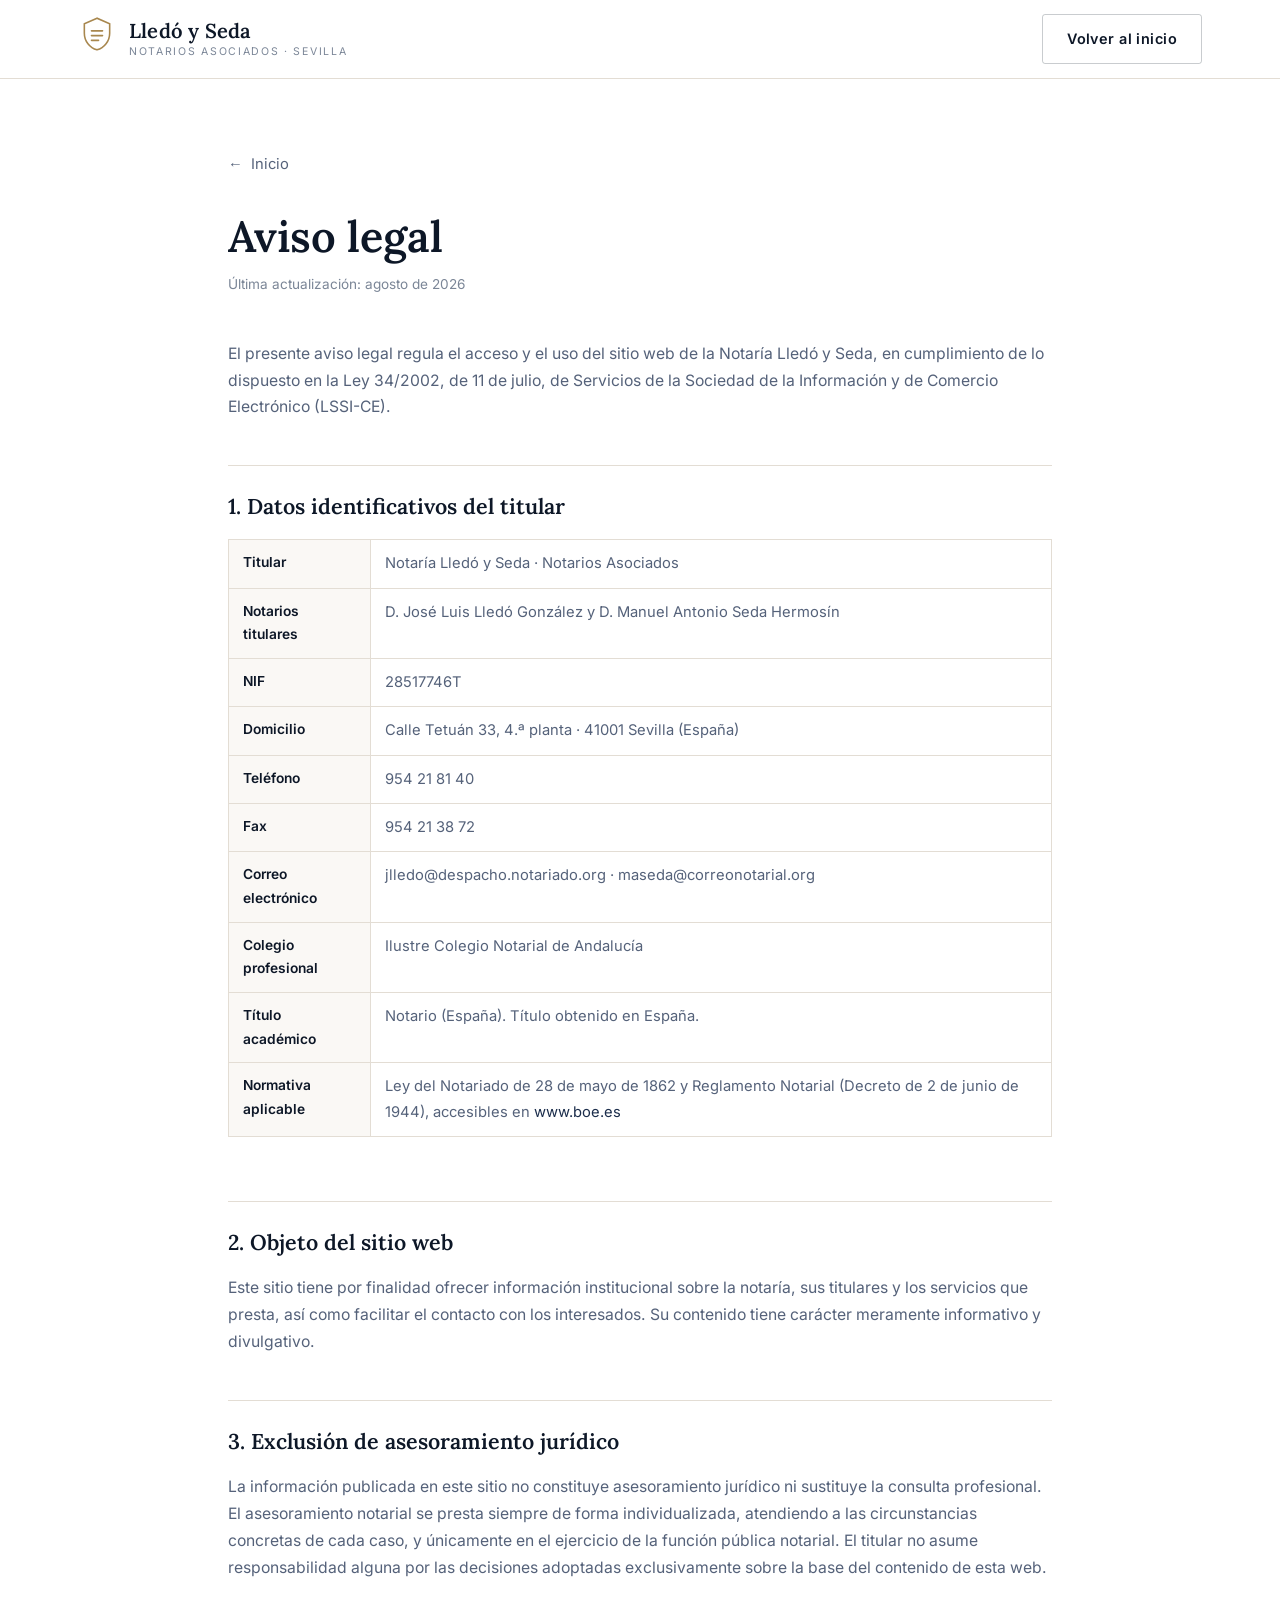
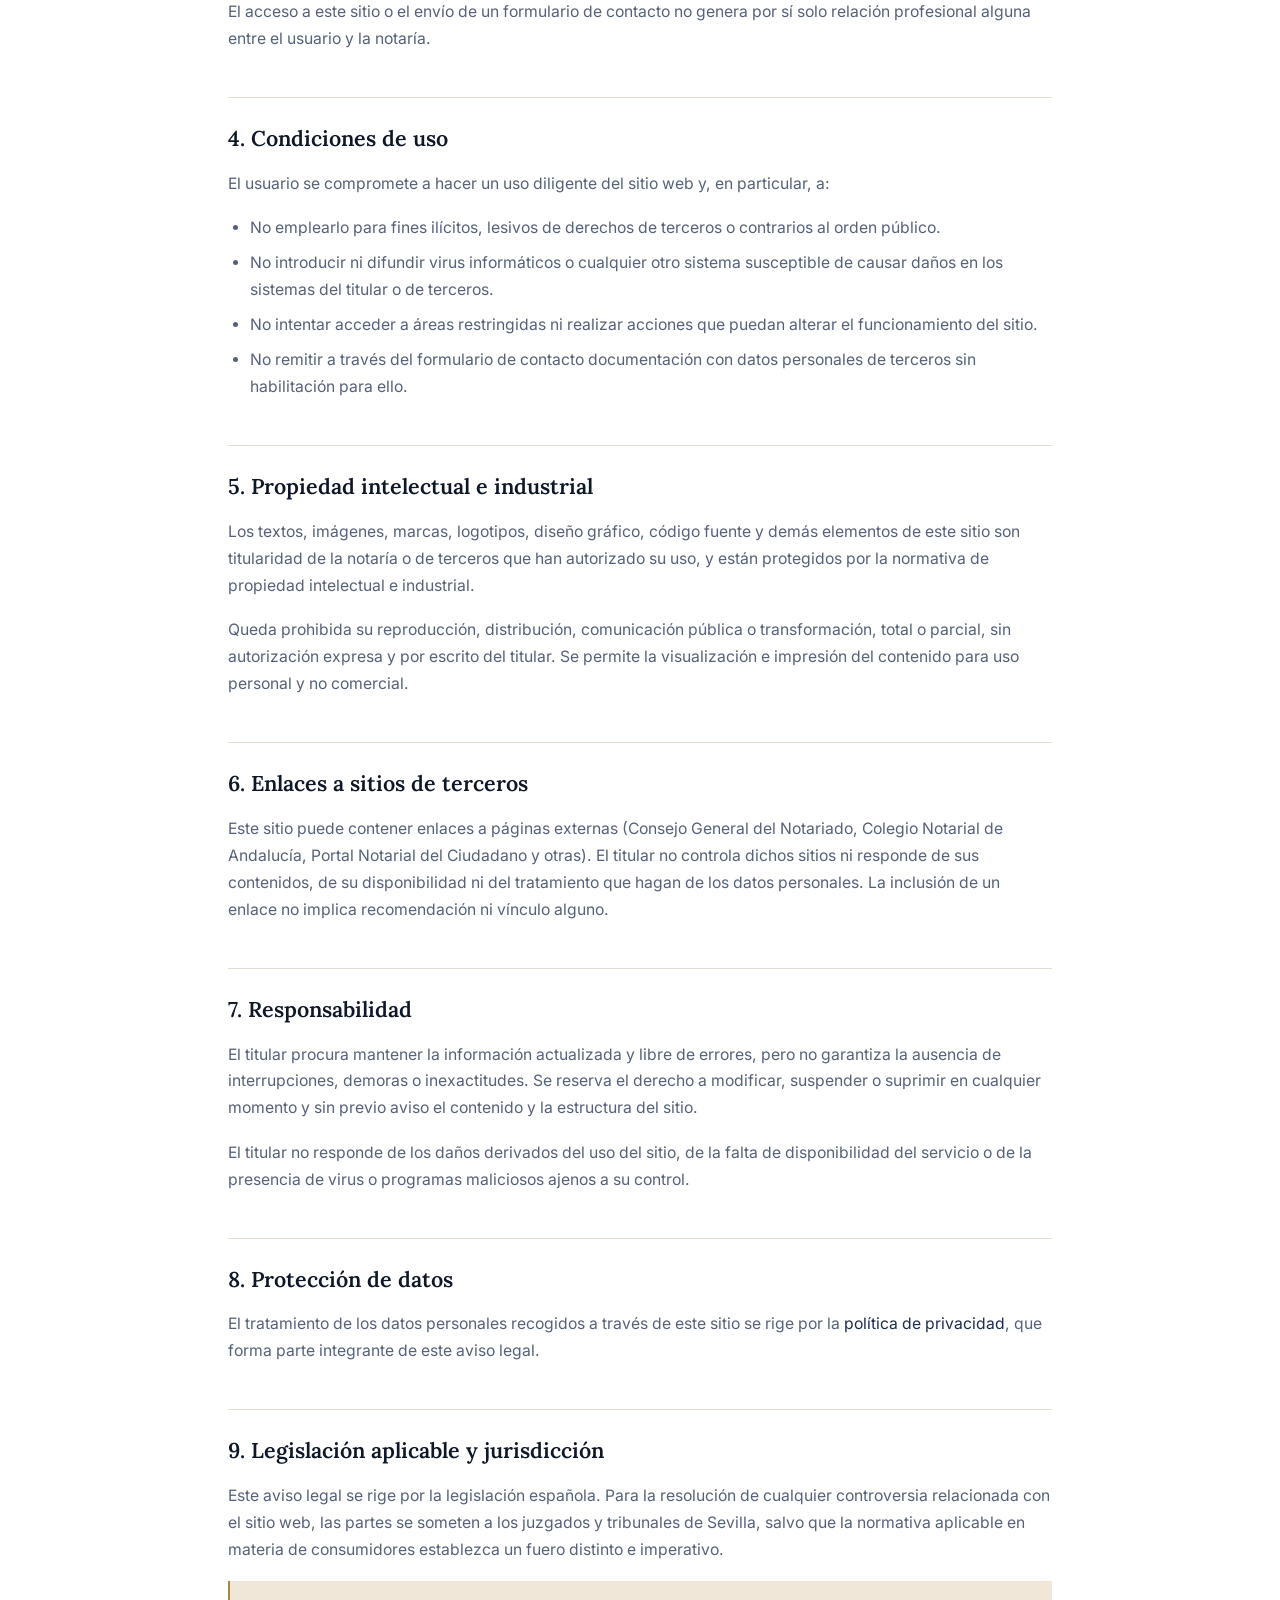
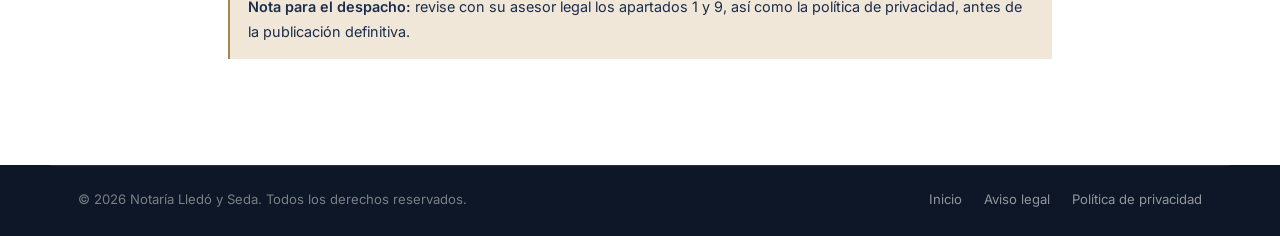
<file: aviso-legal.html>
<!DOCTYPE html>
<html lang="es">
<head>
<meta charset="UTF-8">
<meta name="viewport" content="width=device-width, initial-scale=1">
<title>Aviso legal · Notaría Lledó y Seda</title>
<meta name="description" content="Aviso legal y condiciones de uso del sitio web de la Notaría Lledó y Seda, Sevilla.">
<meta name="robots" content="noindex, follow">
<link rel="icon" href="img/favicon.svg" type="image/svg+xml">
<link rel="stylesheet" href="css/styles.css">
</head>
<body>

<header class="header">
  <div class="wrap header__inner">
    <a class="brand" href="index.html" aria-label="Notaría Lledó y Seda, inicio">
      <span class="brand__mark" aria-hidden="true">
        <svg viewBox="0 0 48 48">
          <path d="M24 4 8 11v12c0 10 6.8 18.4 16 21 9.2-2.6 16-11 16-21V11L24 4z" fill="none" stroke="currentColor" stroke-width="2"/>
          <path d="M17 20h14M17 26h14M17 32h9" stroke="currentColor" stroke-width="2" stroke-linecap="round"/>
        </svg>
      </span>
      <span class="brand__text">
        <strong>Lledó y Seda</strong>
        <em>Notarios Asociados · Sevilla</em>
      </span>
    </a>
    <a class="btn btn--ghost" href="index.html">Volver al inicio</a>
  </div>
</header>

<main class="legal">
  <div class="wrap wrap--narrow">
    <a class="back" href="index.html">Inicio</a>

    <h1>Aviso legal</h1>
    <p class="updated">Última actualización: agosto de 2026</p>

    <p>
      El presente aviso legal regula el acceso y el uso del sitio web de la Notaría Lledó y Seda, en
      cumplimiento de lo dispuesto en la Ley 34/2002, de 11 de julio, de Servicios de la Sociedad de la
      Información y de Comercio Electrónico (LSSI-CE).
    </p>

    <h2>1. Datos identificativos del titular</h2>
    <div class="table-scroll">
      <table>
        <tbody>
          <tr><th>Titular</th><td>Notaría Lledó y Seda · Notarios Asociados</td></tr>
          <tr><th>Notarios titulares</th><td>D. José Luis Lledó González y D. Manuel Antonio Seda Hermosín</td></tr>
          <tr><th>NIF</th><td>28517746T</td></tr>
          <tr><th>Domicilio</th><td>Calle Tetuán 33, 4.ª planta · 41001 Sevilla (España)</td></tr>
          <tr><th>Teléfono</th><td>954 21 81 40</td></tr>
          <tr><th>Fax</th><td>954 21 38 72</td></tr>
          <tr><th>Correo electrónico</th><td>jlledo@despacho.notariado.org · maseda@correonotarial.org</td></tr>
          <tr><th>Colegio profesional</th><td>Ilustre Colegio Notarial de Andalucía</td></tr>
          <tr><th>Título académico</th><td>Notario (España). Título obtenido en España.</td></tr>
          <tr><th>Normativa aplicable</th><td>Ley del Notariado de 28 de mayo de 1862 y Reglamento Notarial (Decreto de 2 de junio de 1944), accesibles en <a href="https://www.boe.es" target="_blank" rel="noopener">www.boe.es</a></td></tr>
        </tbody>
      </table>
    </div>

    <h2>2. Objeto del sitio web</h2>
    <p>
      Este sitio tiene por finalidad ofrecer información institucional sobre la notaría, sus titulares y
      los servicios que presta, así como facilitar el contacto con los interesados. Su contenido tiene
      carácter meramente informativo y divulgativo.
    </p>

    <h2>3. Exclusión de asesoramiento jurídico</h2>
    <p>
      La información publicada en este sitio no constituye asesoramiento jurídico ni sustituye la
      consulta profesional. El asesoramiento notarial se presta siempre de forma individualizada,
      atendiendo a las circunstancias concretas de cada caso, y únicamente en el ejercicio de la función
      pública notarial. El titular no asume responsabilidad alguna por las decisiones adoptadas
      exclusivamente sobre la base del contenido de esta web.
    </p>
    <p>
      El acceso a este sitio o el envío de un formulario de contacto no genera por sí solo relación
      profesional alguna entre el usuario y la notaría.
    </p>

    <h2>4. Condiciones de uso</h2>
    <p>El usuario se compromete a hacer un uso diligente del sitio web y, en particular, a:</p>
    <ul>
      <li>No emplearlo para fines ilícitos, lesivos de derechos de terceros o contrarios al orden público.</li>
      <li>No introducir ni difundir virus informáticos o cualquier otro sistema susceptible de causar daños en los sistemas del titular o de terceros.</li>
      <li>No intentar acceder a áreas restringidas ni realizar acciones que puedan alterar el funcionamiento del sitio.</li>
      <li>No remitir a través del formulario de contacto documentación con datos personales de terceros sin habilitación para ello.</li>
    </ul>

    <h2>5. Propiedad intelectual e industrial</h2>
    <p>
      Los textos, imágenes, marcas, logotipos, diseño gráfico, código fuente y demás elementos de este
      sitio son titularidad de la notaría o de terceros que han autorizado su uso, y están protegidos por
      la normativa de propiedad intelectual e industrial.
    </p>
    <p>
      Queda prohibida su reproducción, distribución, comunicación pública o transformación, total o
      parcial, sin autorización expresa y por escrito del titular. Se permite la visualización e impresión
      del contenido para uso personal y no comercial.
    </p>

    <h2>6. Enlaces a sitios de terceros</h2>
    <p>
      Este sitio puede contener enlaces a páginas externas (Consejo General del Notariado, Colegio
      Notarial de Andalucía, Portal Notarial del Ciudadano y otras). El titular no controla dichos sitios
      ni responde de sus contenidos, de su disponibilidad ni del tratamiento que hagan de los datos
      personales. La inclusión de un enlace no implica recomendación ni vínculo alguno.
    </p>

    <h2>7. Responsabilidad</h2>
    <p>
      El titular procura mantener la información actualizada y libre de errores, pero no garantiza la
      ausencia de interrupciones, demoras o inexactitudes. Se reserva el derecho a modificar, suspender o
      suprimir en cualquier momento y sin previo aviso el contenido y la estructura del sitio.
    </p>
    <p>
      El titular no responde de los daños derivados del uso del sitio, de la falta de disponibilidad del
      servicio o de la presencia de virus o programas maliciosos ajenos a su control.
    </p>

    <h2>8. Protección de datos</h2>
    <p>
      El tratamiento de los datos personales recogidos a través de este sitio se rige por la
      <a href="privacidad.html">política de privacidad</a>, que forma parte integrante de este aviso legal.
    </p>

    <h2>9. Legislación aplicable y jurisdicción</h2>
    <p>
      Este aviso legal se rige por la legislación española. Para la resolución de cualquier controversia
      relacionada con el sitio web, las partes se someten a los juzgados y tribunales de Sevilla, salvo
      que la normativa aplicable en materia de consumidores establezca un fuero distinto e imperativo.
    </p>

    <p class="note">
      <strong>Nota para el despacho:</strong> revise con su asesor legal los apartados 1 y 9, así como la
      política de privacidad, antes de la publicación definitiva.
    </p>
  </div>
</main>

<footer class="footer">
  <div class="wrap footer__legal">
    <p>© <span id="year">2026</span> Notaría Lledó y Seda. Todos los derechos reservados.</p>
    <ul>
      <li><a href="index.html">Inicio</a></li>
      <li><a href="aviso-legal.html">Aviso legal</a></li>
      <li><a href="privacidad.html">Política de privacidad</a></li>
    </ul>
  </div>
</footer>

<script>document.getElementById('year').textContent = new Date().getFullYear();</script>
</body>
</html>
</file>
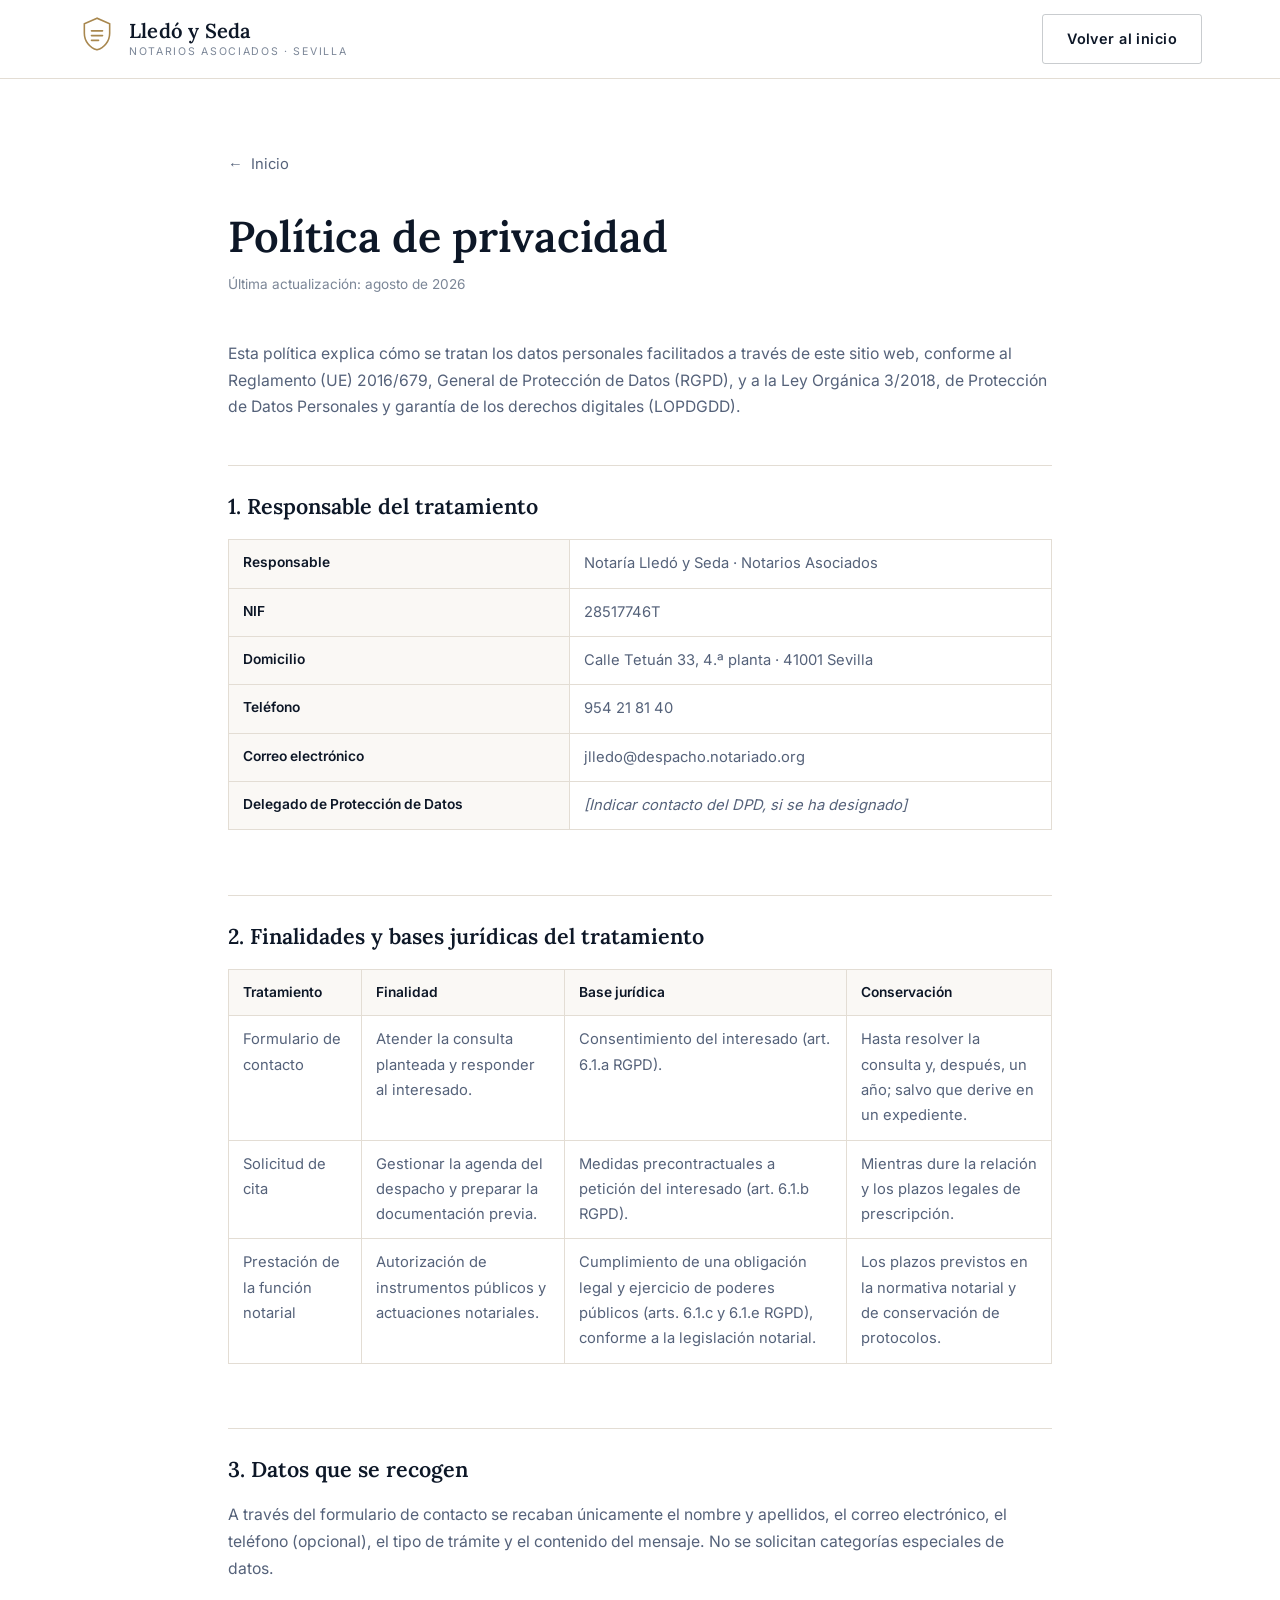
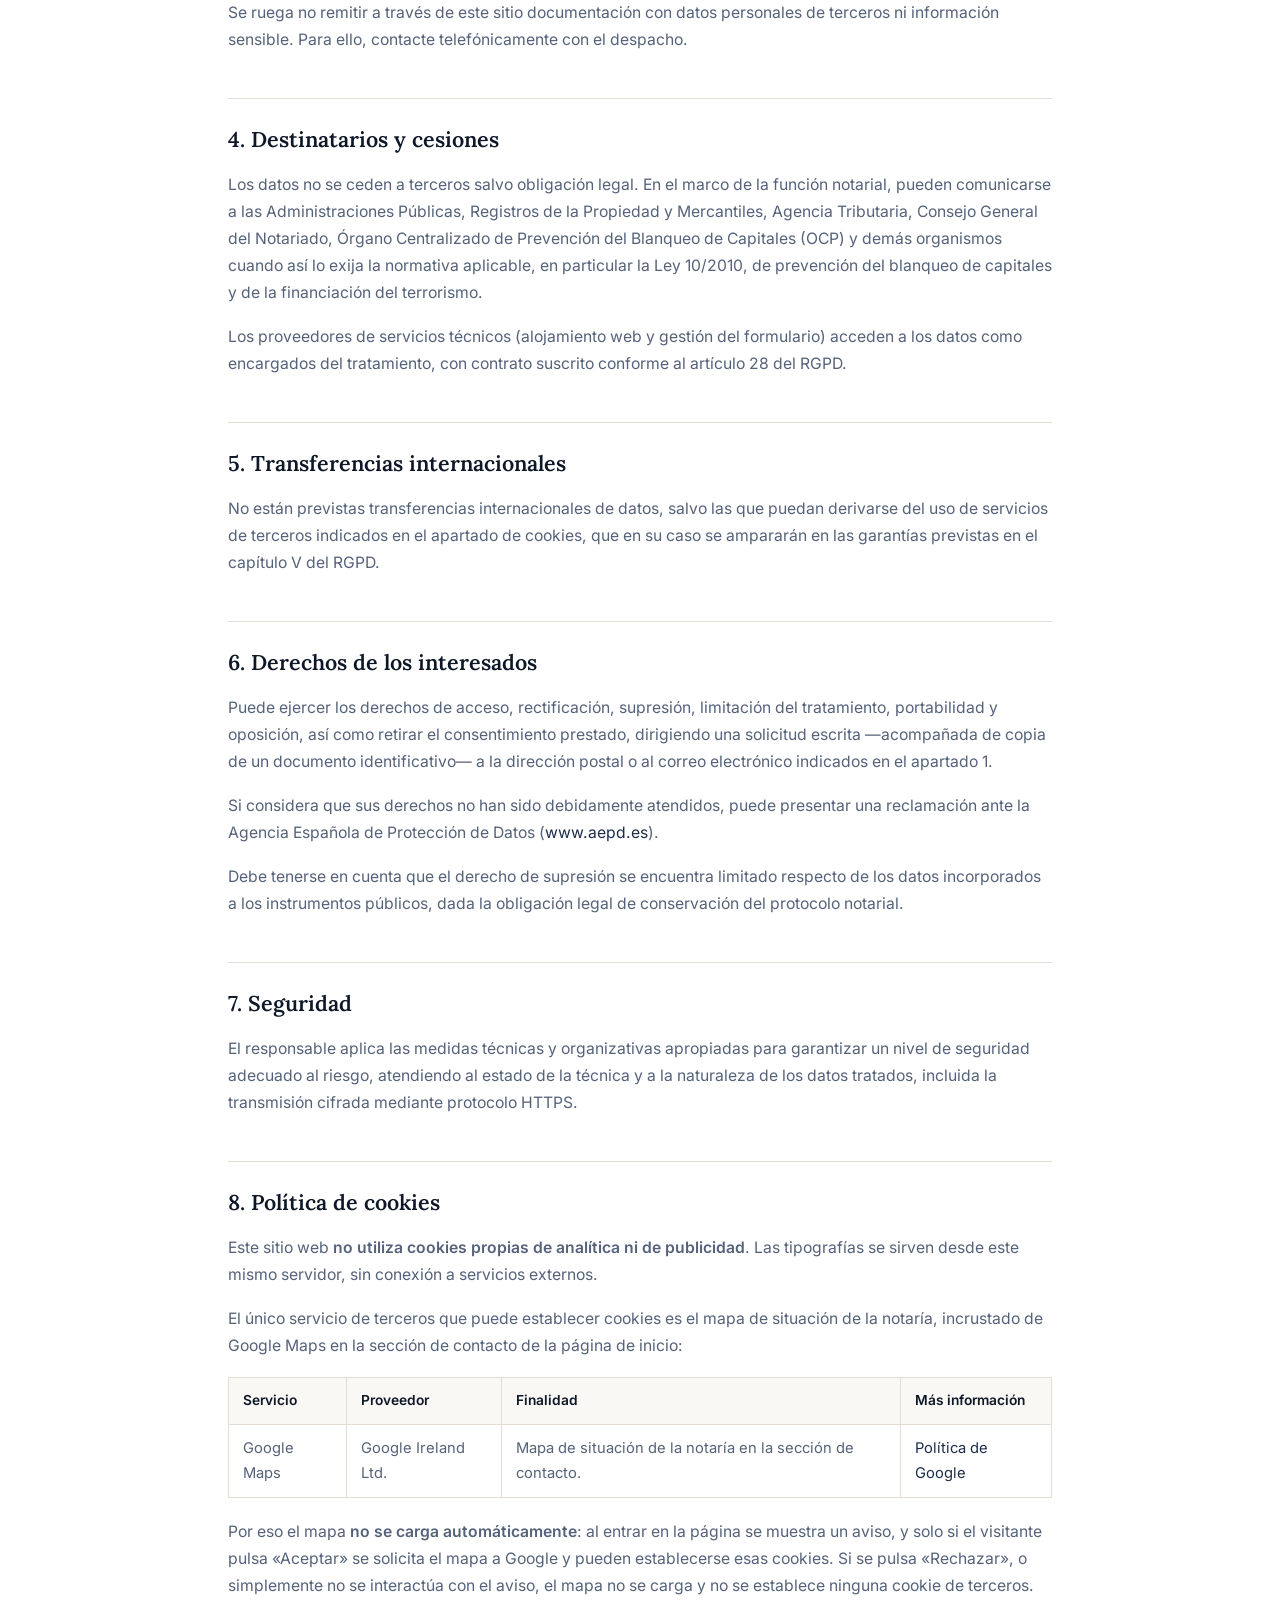
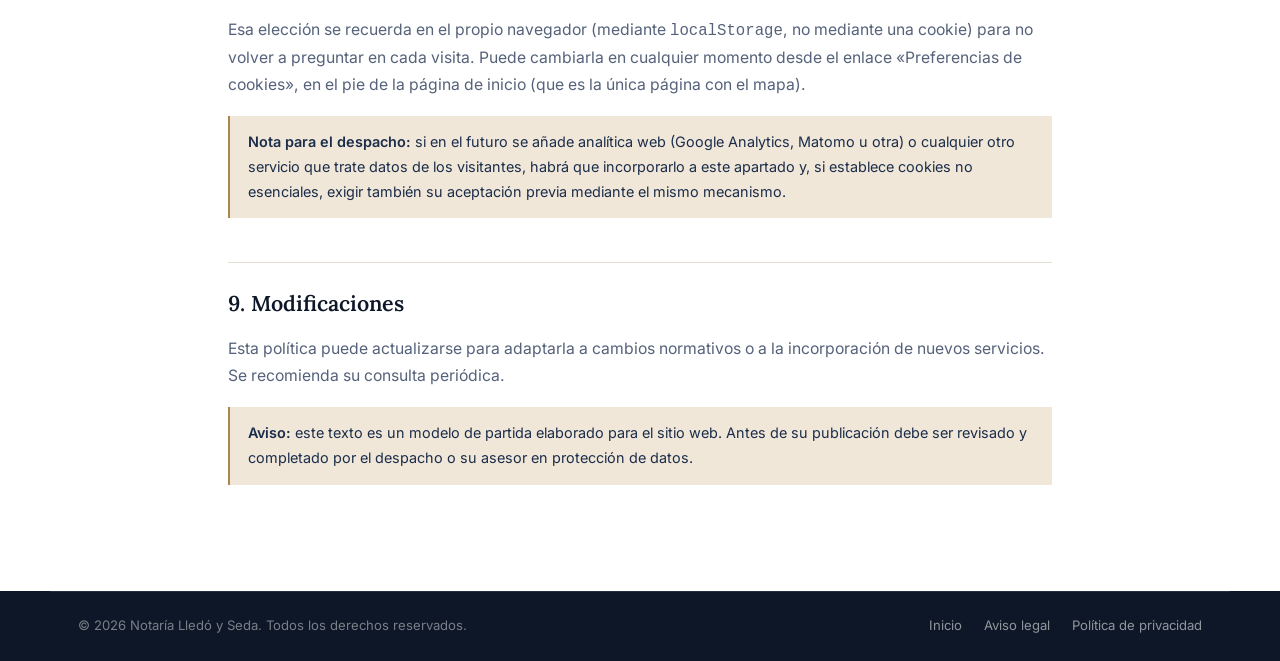
<file: privacidad.html>
<!DOCTYPE html>
<html lang="es">
<head>
<meta charset="UTF-8">
<meta name="viewport" content="width=device-width, initial-scale=1">
<title>Política de privacidad y cookies · Notaría Lledó y Seda</title>
<meta name="description" content="Política de privacidad y política de cookies del sitio web de la Notaría Lledó y Seda, Sevilla.">
<meta name="robots" content="noindex, follow">
<link rel="icon" href="img/favicon.svg" type="image/svg+xml">
<link rel="stylesheet" href="css/styles.css">
</head>
<body>

<header class="header">
  <div class="wrap header__inner">
    <a class="brand" href="index.html" aria-label="Notaría Lledó y Seda, inicio">
      <span class="brand__mark" aria-hidden="true">
        <svg viewBox="0 0 48 48">
          <path d="M24 4 8 11v12c0 10 6.8 18.4 16 21 9.2-2.6 16-11 16-21V11L24 4z" fill="none" stroke="currentColor" stroke-width="2"/>
          <path d="M17 20h14M17 26h14M17 32h9" stroke="currentColor" stroke-width="2" stroke-linecap="round"/>
        </svg>
      </span>
      <span class="brand__text">
        <strong>Lledó y Seda</strong>
        <em>Notarios Asociados · Sevilla</em>
      </span>
    </a>
    <a class="btn btn--ghost" href="index.html">Volver al inicio</a>
  </div>
</header>

<main class="legal">
  <div class="wrap wrap--narrow">
    <a class="back" href="index.html">Inicio</a>

    <h1>Política de privacidad</h1>
    <p class="updated">Última actualización: agosto de 2026</p>

    <p>
      Esta política explica cómo se tratan los datos personales facilitados a través de este sitio web,
      conforme al Reglamento (UE) 2016/679, General de Protección de Datos (RGPD), y a la Ley Orgánica
      3/2018, de Protección de Datos Personales y garantía de los derechos digitales (LOPDGDD).
    </p>

    <h2>1. Responsable del tratamiento</h2>
    <div class="table-scroll">
      <table>
        <tbody>
          <tr><th>Responsable</th><td>Notaría Lledó y Seda · Notarios Asociados</td></tr>
          <tr><th>NIF</th><td>28517746T</td></tr>
          <tr><th>Domicilio</th><td>Calle Tetuán 33, 4.ª planta · 41001 Sevilla</td></tr>
          <tr><th>Teléfono</th><td>954 21 81 40</td></tr>
          <tr><th>Correo electrónico</th><td>jlledo@despacho.notariado.org</td></tr>
          <tr><th>Delegado de Protección de Datos</th><td><em>[Indicar contacto del DPD, si se ha designado]</em></td></tr>
        </tbody>
      </table>
    </div>

    <h2>2. Finalidades y bases jurídicas del tratamiento</h2>
    <div class="table-scroll">
      <table>
        <thead>
          <tr><th>Tratamiento</th><th>Finalidad</th><th>Base jurídica</th><th>Conservación</th></tr>
        </thead>
        <tbody>
          <tr>
            <td>Formulario de contacto</td>
            <td>Atender la consulta planteada y responder al interesado.</td>
            <td>Consentimiento del interesado (art. 6.1.a RGPD).</td>
            <td>Hasta resolver la consulta y, después, un año; salvo que derive en un expediente.</td>
          </tr>
          <tr>
            <td>Solicitud de cita</td>
            <td>Gestionar la agenda del despacho y preparar la documentación previa.</td>
            <td>Medidas precontractuales a petición del interesado (art. 6.1.b RGPD).</td>
            <td>Mientras dure la relación y los plazos legales de prescripción.</td>
          </tr>
          <tr>
            <td>Prestación de la función notarial</td>
            <td>Autorización de instrumentos públicos y actuaciones notariales.</td>
            <td>Cumplimiento de una obligación legal y ejercicio de poderes públicos (arts. 6.1.c y 6.1.e RGPD), conforme a la legislación notarial.</td>
            <td>Los plazos previstos en la normativa notarial y de conservación de protocolos.</td>
          </tr>
        </tbody>
      </table>
    </div>

    <h2>3. Datos que se recogen</h2>
    <p>
      A través del formulario de contacto se recaban únicamente el nombre y apellidos, el correo
      electrónico, el teléfono (opcional), el tipo de trámite y el contenido del mensaje. No se solicitan
      categorías especiales de datos.
    </p>
    <p>
      Se ruega no remitir a través de este sitio documentación con datos personales de terceros ni
      información sensible. Para ello, contacte telefónicamente con el despacho.
    </p>

    <h2>4. Destinatarios y cesiones</h2>
    <p>
      Los datos no se ceden a terceros salvo obligación legal. En el marco de la función notarial, pueden
      comunicarse a las Administraciones Públicas, Registros de la Propiedad y Mercantiles, Agencia
      Tributaria, Consejo General del Notariado, Órgano Centralizado de Prevención del Blanqueo de
      Capitales (OCP) y demás organismos cuando así lo exija la normativa aplicable, en particular la
      Ley 10/2010, de prevención del blanqueo de capitales y de la financiación del terrorismo.
    </p>
    <p>
      Los proveedores de servicios técnicos (alojamiento web y gestión del formulario) acceden a los datos
      como encargados del tratamiento, con contrato suscrito conforme al artículo 28 del RGPD.
    </p>

    <h2>5. Transferencias internacionales</h2>
    <p>
      No están previstas transferencias internacionales de datos, salvo las que puedan derivarse del uso
      de servicios de terceros indicados en el apartado de cookies, que en su caso se ampararán en las
      garantías previstas en el capítulo V del RGPD.
    </p>

    <h2>6. Derechos de los interesados</h2>
    <p>
      Puede ejercer los derechos de acceso, rectificación, supresión, limitación del tratamiento,
      portabilidad y oposición, así como retirar el consentimiento prestado, dirigiendo una solicitud
      escrita —acompañada de copia de un documento identificativo— a la dirección postal o al correo
      electrónico indicados en el apartado 1.
    </p>
    <p>
      Si considera que sus derechos no han sido debidamente atendidos, puede presentar una reclamación
      ante la Agencia Española de Protección de Datos (<a href="https://www.aepd.es" target="_blank" rel="noopener">www.aepd.es</a>).
    </p>
    <p>
      Debe tenerse en cuenta que el derecho de supresión se encuentra limitado respecto de los datos
      incorporados a los instrumentos públicos, dada la obligación legal de conservación del protocolo
      notarial.
    </p>

    <h2>7. Seguridad</h2>
    <p>
      El responsable aplica las medidas técnicas y organizativas apropiadas para garantizar un nivel de
      seguridad adecuado al riesgo, atendiendo al estado de la técnica y a la naturaleza de los datos
      tratados, incluida la transmisión cifrada mediante protocolo HTTPS.
    </p>

    <h2 id="cookies">8. Política de cookies</h2>
    <p>
      Este sitio web <strong>no utiliza cookies propias de analítica ni de publicidad</strong>. Las tipografías se
      sirven desde este mismo servidor, sin conexión a servicios externos.
    </p>
    <p>
      El único servicio de terceros que puede establecer cookies es el mapa de situación de la notaría, incrustado
      de Google Maps en la sección de contacto de la página de inicio:
    </p>
    <div class="table-scroll">
      <table>
        <thead>
          <tr><th>Servicio</th><th>Proveedor</th><th>Finalidad</th><th>Más información</th></tr>
        </thead>
        <tbody>
          <tr>
            <td>Google Maps</td>
            <td>Google Ireland Ltd.</td>
            <td>Mapa de situación de la notaría en la sección de contacto.</td>
            <td><a href="https://policies.google.com/privacy" target="_blank" rel="noopener">Política de Google</a></td>
          </tr>
        </tbody>
      </table>
    </div>
    <p>
      Por eso el mapa <strong>no se carga automáticamente</strong>: al entrar en la página se muestra un aviso, y
      solo si el visitante pulsa «Aceptar» se solicita el mapa a Google y pueden establecerse esas cookies. Si se
      pulsa «Rechazar», o simplemente no se interactúa con el aviso, el mapa no se carga y no se establece ninguna
      cookie de terceros.
    </p>
    <p>
      Esa elección se recuerda en el propio navegador (mediante <code>localStorage</code>, no mediante una cookie)
      para no volver a preguntar en cada visita. Puede cambiarla en cualquier momento desde el enlace
      «Preferencias de cookies», en el pie de la página de inicio (que es la única página con el mapa).
    </p>
    <p class="note">
      <strong>Nota para el despacho:</strong> si en el futuro se añade analítica web (Google Analytics, Matomo u
      otra) o cualquier otro servicio que trate datos de los visitantes, habrá que incorporarlo a este apartado y,
      si establece cookies no esenciales, exigir también su aceptación previa mediante el mismo mecanismo.
    </p>

    <h2>9. Modificaciones</h2>
    <p>
      Esta política puede actualizarse para adaptarla a cambios normativos o a la incorporación de nuevos
      servicios. Se recomienda su consulta periódica.
    </p>

    <p class="note">
      <strong>Aviso:</strong> este texto es un modelo de partida elaborado para el sitio web. Antes de su
      publicación debe ser revisado y completado por el despacho o su asesor en protección de datos.
    </p>
  </div>
</main>

<footer class="footer">
  <div class="wrap footer__legal">
    <p>© <span id="year">2026</span> Notaría Lledó y Seda. Todos los derechos reservados.</p>
    <ul>
      <li><a href="index.html">Inicio</a></li>
      <li><a href="aviso-legal.html">Aviso legal</a></li>
      <li><a href="privacidad.html">Política de privacidad</a></li>
    </ul>
  </div>
</footer>

<script>document.getElementById('year').textContent = new Date().getFullYear();</script>
</body>
</html>
</file>
<file: css/styles.css>
/* =========================================================
   NOTARÍA LLEDÓ Y SEDA — hoja de estilos
   Paleta institucional: azul marino, grafito y dorado.
   ========================================================= */

:root{
  --navy-900:#0d1727;
  --navy-800:#132139;
  --navy-700:#1b2d4b;
  --navy-600:#26405f;
  --ink:#1e2733;
  --slate:#55627a;
  --slate-light:#7b8697;
  --gold:#a8874e;
  --gold-light:#c9ab74;
  --gold-soft:#f0e7d8;
  --cream:#faf8f5;
  --cream-2:#f2eee8;
  --line:#e3ddd4;
  --white:#fff;

  --ff-serif:'Lora', 'Times New Roman', Georgia, serif;
  --ff-sans:'Inter', -apple-system, BlinkMacSystemFont, 'Segoe UI', Roboto, sans-serif;

  --wrap:1180px;
  --radius:3px;
  --shadow-sm:0 1px 3px rgba(13,23,39,.06), 0 6px 20px rgba(13,23,39,.05);
  --shadow-md:0 4px 12px rgba(13,23,39,.07), 0 18px 44px rgba(13,23,39,.08);
  --ease:cubic-bezier(.22,.61,.36,1);
}

/* =========================================================
   Tipografías alojadas localmente (Lora e Inter, subconjuntos
   latin + latin-ext, suficiente para español). Antes se cargaban
   desde fonts.googleapis.com/fonts.gstatic.com; se han traído al
   repositorio para no depender de Google ni transferir la IP del
   visitante a sus servidores en cada visita (ver privacidad.html).
   Son fuentes variables: un mismo fichero cubre varios grosores.
   ========================================================= */
@font-face{
  font-family:'Inter'; font-style:normal; font-weight:300 600; font-display:swap;
  src:url('../fonts/inter-latin.woff2') format('woff2');
  unicode-range:U+0000-00FF,U+0131,U+0152-0153,U+02BB-02BC,U+02C6,U+02DA,U+02DC,U+2000-206F,U+2074,U+20AC,U+2122,U+2191,U+2193,U+2212,U+2215,U+FEFF,U+FFFD;
}
@font-face{
  font-family:'Inter'; font-style:normal; font-weight:300 600; font-display:swap;
  src:url('../fonts/inter-latin-ext.woff2') format('woff2');
  unicode-range:U+0100-02BA,U+02BD-02C5,U+02C7-02CC,U+02CE-02D7,U+02DD-02FF,U+0304,U+0308,U+0329,U+1D00-1DBF,U+1E00-1E9F,U+1EF2-1EFF,U+2020,U+20A0-20AB,U+20AD-20C0,U+2113,U+2C60-2C7F,U+A720-A7FF;
}
@font-face{
  font-family:'Lora'; font-style:normal; font-weight:400 700; font-display:swap;
  src:url('../fonts/lora-latin.woff2') format('woff2');
  unicode-range:U+0000-00FF,U+0131,U+0152-0153,U+02BB-02BC,U+02C6,U+02DA,U+02DC,U+2000-206F,U+2074,U+20AC,U+2122,U+2191,U+2193,U+2212,U+2215,U+FEFF,U+FFFD;
}
@font-face{
  font-family:'Lora'; font-style:normal; font-weight:400 700; font-display:swap;
  src:url('../fonts/lora-latin-ext.woff2') format('woff2');
  unicode-range:U+0100-02BA,U+02BD-02C5,U+02C7-02CC,U+02CE-02D7,U+02DD-02FF,U+0304,U+0308,U+0329,U+1D00-1DBF,U+1E00-1E9F,U+1EF2-1EFF,U+2020,U+20A0-20AB,U+20AD-20C0,U+2113,U+2C60-2C7F,U+A720-A7FF;
}

*,*::before,*::after{box-sizing:border-box}

html{scroll-behavior:smooth; scroll-padding-top:104px}

body{
  margin:0;
  font-family:var(--ff-sans);
  font-size:17px;
  line-height:1.72;
  color:var(--ink);
  background:var(--white);
  -webkit-font-smoothing:antialiased;
  text-rendering:optimizeLegibility;
}

img{max-width:100%; display:block}
a{color:var(--navy-700); text-decoration:none; transition:color .2s var(--ease)}
a:hover{color:var(--gold)}
p{margin:0 0 1.1em}

::selection{background:var(--gold-soft); color:var(--navy-900)}

:focus-visible{outline:2px solid var(--gold); outline-offset:3px; border-radius:2px}

.skip-link{
  position:absolute; left:-9999px; top:0; z-index:999;
  background:var(--navy-800); color:#fff; padding:12px 20px; font-size:15px;
}
.skip-link:focus{left:0}

.wrap{width:100%; max-width:var(--wrap); margin:0 auto; padding:0 28px}
.wrap--narrow{max-width:880px}

/* ---------- Tipografía ---------- */
.h2{
  font-family:var(--ff-serif);
  font-weight:600;
  font-size:clamp(1.85rem, 3.4vw, 2.6rem);
  line-height:1.22;
  letter-spacing:-.01em;
  color:var(--navy-900);
  margin:0 0 .55em;
}
.h2--light{color:#fff}

.eyebrow{
  font-size:.74rem; font-weight:600; letter-spacing:.18em; text-transform:uppercase;
  color:var(--gold); margin:0 0 .9em; display:flex; align-items:center; gap:12px;
}
.eyebrow::after{content:''; flex:0 0 42px; height:1px; background:var(--gold); opacity:.55}

.section__head{max-width:720px; margin:0 auto 58px; text-align:center}
.section__head .eyebrow{justify-content:center}
.section__head .eyebrow::before{content:''; flex:0 0 42px; height:1px; background:var(--gold); opacity:.55}
.section__lead{color:var(--slate); font-size:1.06rem; margin:0}

.muted{color:var(--slate-light); font-size:.92rem}

.link-arrow{
  display:inline-flex; align-items:center; gap:8px;
  font-weight:500; font-size:.95rem; color:var(--navy-700);
  border-bottom:1px solid var(--gold); padding-bottom:2px;
}
.link-arrow::after{content:'→'; transition:transform .25s var(--ease)}
.link-arrow:hover::after{transform:translateX(4px)}

/* ---------- Botones ---------- */
.btn{
  display:inline-flex; align-items:center; justify-content:center; gap:9px;
  font-family:var(--ff-sans); font-size:.9rem; font-weight:600; letter-spacing:.03em;
  padding:12px 24px; border:1px solid transparent; border-radius:var(--radius);
  cursor:pointer; transition:all .25s var(--ease); white-space:nowrap;
}
.btn--lg{padding:15px 32px; font-size:.95rem}
.btn--block{width:100%}
.btn--gold{background:var(--gold); color:#fff; border-color:var(--gold)}
.btn--gold:hover{background:var(--navy-800); border-color:var(--navy-800); color:#fff}
.btn--ghost{background:transparent; color:var(--navy-900); border-color:rgba(13,23,39,.22)}
.btn--ghost:hover{background:var(--navy-900); color:#fff; border-color:var(--navy-900)}
.btn--outline-light{background:transparent; color:#fff; border-color:rgba(255,255,255,.4)}
.btn--outline-light:hover{background:#fff; color:var(--navy-900); border-color:#fff}

/* ---------- Barra superior ---------- */
.topbar{background:var(--navy-900); color:rgba(255,255,255,.72); font-size:.8rem}
.topbar__inner{display:flex; align-items:center; gap:18px; min-height:40px; flex-wrap:wrap}
.topbar__item{display:inline-flex; align-items:center; gap:7px}
.topbar__item svg{width:14px; height:14px; fill:var(--gold-light); flex:none}
.topbar__sep{flex:1}
.topbar__phone{
  display:inline-flex; align-items:center; gap:7px; color:#fff; font-weight:600; letter-spacing:.02em;
}
.topbar__phone svg{width:14px; height:14px; fill:var(--gold-light)}
.topbar__phone:hover{color:var(--gold-light)}

/* ---------- Cabecera ---------- */
.header{
  position:sticky; top:0; z-index:100;
  background:rgba(255,255,255,.96);
  backdrop-filter:saturate(180%) blur(12px);
  border-bottom:1px solid var(--line);
  transition:box-shadow .3s var(--ease);
}
.header.is-stuck{box-shadow:0 2px 20px rgba(13,23,39,.09)}
.header__inner{display:flex; align-items:center; justify-content:space-between; gap:24px; min-height:78px}

.brand{display:flex; align-items:center; gap:13px; color:var(--navy-900)}
.brand:hover{color:var(--navy-900)}
.brand__mark{color:var(--gold); flex:none}
.brand__mark svg{width:38px; height:38px}
.brand__mark--light{color:var(--gold-light)}
.brand__text{display:flex; flex-direction:column; line-height:1.15}
.brand__text strong{font-family:var(--ff-serif); font-size:1.26rem; font-weight:600; letter-spacing:.01em}
.brand__text em{font-style:normal; font-size:.66rem; letter-spacing:.16em; text-transform:uppercase; color:var(--slate-light); margin-top:3px}

.nav{display:flex; align-items:center; gap:30px}
.nav__list{display:flex; align-items:center; gap:26px; list-style:none; margin:0; padding:0}
.nav__list a{
  position:relative; font-size:.87rem; font-weight:500; color:var(--slate); padding:6px 0;
  white-space:nowrap;
}
.nav__list a::after{
  content:''; position:absolute; left:0; bottom:0; width:0; height:1.5px;
  background:var(--gold); transition:width .28s var(--ease);
}
.nav__list a:hover, .nav__list a.is-active{color:var(--navy-900)}
.nav__list a:hover::after, .nav__list a.is-active::after{width:100%}
.nav__cta{display:none}

.burger{
  display:none; width:44px; height:44px; border:0; background:transparent; cursor:pointer;
  flex-direction:column; justify-content:center; align-items:center; gap:5px; padding:0;
}
.burger span{display:block; width:22px; height:1.6px; background:var(--navy-900); transition:all .3s var(--ease)}
.burger.is-open span:nth-child(1){transform:translateY(6.6px) rotate(45deg)}
.burger.is-open span:nth-child(2){opacity:0}
.burger.is-open span:nth-child(3){transform:translateY(-6.6px) rotate(-45deg)}

/* ---------- Hero ---------- */
.hero{position:relative; overflow:hidden; background:var(--navy-900); color:#fff}
.hero__bg{
  position:absolute; inset:0;
  background:
    radial-gradient(1100px 620px at 78% 12%, rgba(168,135,78,.20), transparent 62%),
    radial-gradient(900px 700px at 8% 90%, rgba(38,64,95,.75), transparent 65%),
    linear-gradient(155deg, #0d1727 0%, #16253f 52%, #1b2d4b 100%);
}
.hero__bg::after{
  content:''; position:absolute; inset:0; opacity:.055;
  background-image:linear-gradient(rgba(255,255,255,.9) 1px, transparent 1px),
                   linear-gradient(90deg, rgba(255,255,255,.9) 1px, transparent 1px);
  background-size:64px 64px;
  mask-image:radial-gradient(ellipse at 50% 40%, #000 20%, transparent 78%);
  -webkit-mask-image:radial-gradient(ellipse at 50% 40%, #000 20%, transparent 78%);
}
.hero__inner{position:relative; padding:112px 28px 96px; max-width:860px; margin:0 auto; text-align:center}
.hero__eyebrow{
  font-size:.75rem; font-weight:600; letter-spacing:.2em; text-transform:uppercase;
  color:var(--gold-light); margin:0 0 26px;
}
.hero__title{
  font-family:var(--ff-serif); font-weight:600;
  font-size:clamp(2.4rem, 6vw, 4.05rem); line-height:1.09; letter-spacing:-.02em;
  margin:0 0 26px;
}
.hero__title span{color:var(--gold-light); font-style:italic; font-weight:500}
.hero__lead{
  font-size:1.09rem; line-height:1.78; color:rgba(255,255,255,.78);
  max-width:640px; margin:0 auto 38px;
}
.hero__actions{display:flex; gap:14px; justify-content:center; flex-wrap:wrap}
.hero__actions .btn--ghost{color:#fff; border-color:rgba(255,255,255,.32)}
.hero__actions .btn--ghost:hover{background:#fff; color:var(--navy-900); border-color:#fff}

.hero__facts{
  list-style:none; margin:76px 0 0; padding:34px 0 0;
  border-top:1px solid rgba(255,255,255,.13);
  display:grid; grid-template-columns:repeat(3,1fr); gap:26px;
}
.hero__facts li{display:flex; flex-direction:column; gap:5px}
.hero__facts strong{font-family:var(--ff-serif); font-size:1.42rem; font-weight:600; color:#fff}
.hero__facts span{font-size:.8rem; letter-spacing:.06em; color:rgba(255,255,255,.55)}

/* ---------- Secciones ---------- */
.section{padding:100px 0}
.section--alt{background:var(--cream)}

.grid-2{display:grid; grid-template-columns:1fr 1fr; gap:70px; align-items:start}
.grid-2 > div > p{color:var(--slate)}

/* ---------- Valores ---------- */
.values{display:grid; grid-template-columns:1fr 1fr; gap:24px}
.value{
  background:var(--white); border:1px solid var(--line); border-radius:var(--radius);
  padding:28px 24px; transition:transform .3s var(--ease), box-shadow .3s var(--ease), border-color .3s var(--ease);
}
.value:hover{transform:translateY(-4px); box-shadow:var(--shadow-md); border-color:var(--gold-light)}
.value__ico{display:block; color:var(--gold); margin-bottom:14px}
.value__ico svg{width:30px; height:30px}
.value h3{font-family:var(--ff-serif); font-size:1.12rem; font-weight:600; margin:0 0 8px; color:var(--navy-900)}
.value p{font-size:.92rem; line-height:1.66; color:var(--slate); margin:0}

/* ---------- Notarios ---------- */
.notaries{display:grid; grid-template-columns:1fr 1fr; gap:36px}
.notary{
  background:var(--white); border:1px solid var(--line); border-radius:var(--radius);
  overflow:hidden; display:flex; flex-direction:column;
  box-shadow:var(--shadow-sm);
}
.notary__media{position:relative; background:var(--navy-800); aspect-ratio:4/3; overflow:hidden}
.notary__photo{width:100%; height:100%; object-fit:cover; object-position:center top}
.avatar{
  width:100%; height:100%; display:flex; align-items:center; justify-content:center;
  background:
    radial-gradient(600px 300px at 70% 10%, rgba(168,135,78,.28), transparent 60%),
    linear-gradient(150deg, #132139, #26405f);
}
.avatar span{
  font-family:var(--ff-serif); font-size:3.4rem; font-weight:600; letter-spacing:.06em;
  color:var(--gold-light); border:1.5px solid rgba(201,171,116,.42); border-radius:50%;
  width:126px; height:126px; display:flex; align-items:center; justify-content:center;
}
.notary__body{padding:34px 32px 32px; flex:1; display:flex; flex-direction:column}
.notary__name{
  font-family:var(--ff-serif); font-size:1.48rem; font-weight:600; line-height:1.25;
  color:var(--navy-900); margin:0 0 4px;
}
.notary__role{
  font-size:.74rem; letter-spacing:.18em; text-transform:uppercase;
  color:var(--gold); margin:0 0 20px; font-weight:600;
}
.notary__body p{font-size:.95rem; line-height:1.7; color:var(--slate)}
.notary__body strong{color:var(--ink); font-weight:600}

.tags{list-style:none; margin:8px 0 24px; padding:18px 0 0; border-top:1px solid var(--line); display:flex; flex-wrap:wrap; gap:8px}
.tags li{
  font-size:.74rem; letter-spacing:.02em; color:var(--navy-700);
  background:var(--cream-2); border:1px solid var(--line); border-radius:999px; padding:5px 13px;
}
.notary .link-arrow{margin-top:auto; align-self:flex-start; font-size:.88rem}

/* ---------- Servicios ---------- */
.services{
  display:grid; grid-template-columns:repeat(3,1fr);
  border-top:1px solid var(--line); border-left:1px solid var(--line);
}
/* Las separaciones van en cada tarjeta, no en el hueco de la rejilla: asi una
   ultima fila incompleta queda en blanco en vez de mostrar un bloque de color. */
.svc{
  background:var(--white); padding:38px 32px;
  border-right:1px solid var(--line); border-bottom:1px solid var(--line);
  transition:background .3s var(--ease);
}
.svc:hover{background:var(--cream)}
.svc__ico{display:block; color:var(--gold); margin-bottom:18px}
.svc__ico svg{width:32px; height:32px}
.svc h3{font-family:var(--ff-serif); font-size:1.16rem; font-weight:600; color:var(--navy-900); margin:0 0 10px}
.svc p{font-size:.92rem; line-height:1.68; color:var(--slate); margin:0}

/* ---------- Acordeón ---------- */
.acc{border-top:1px solid var(--line)}
.acc__item{border-bottom:1px solid var(--line)}
.acc__item h3{margin:0; font-size:inherit; font-weight:inherit}
.acc__btn{
  width:100%; display:flex; align-items:center; justify-content:space-between; gap:20px;
  background:transparent; border:0; cursor:pointer; text-align:left;
  font-family:var(--ff-serif); font-size:1.1rem; font-weight:500; color:var(--navy-900);
  padding:23px 4px; transition:color .2s var(--ease);
}
.acc__btn:hover{color:var(--gold)}
.acc__ico{position:relative; flex:none; width:16px; height:16px}
.acc__ico::before,.acc__ico::after{
  content:''; position:absolute; background:var(--gold); transition:transform .3s var(--ease);
}
.acc__ico::before{left:0; top:7.2px; width:16px; height:1.6px}
.acc__ico::after{left:7.2px; top:0; width:1.6px; height:16px}
.acc__btn[aria-expanded="true"] .acc__ico::after{transform:rotate(90deg)}
.acc__btn[aria-expanded="true"]{color:var(--gold)}
.acc__panel{overflow:hidden; height:0; transition:height .34s var(--ease)}
.acc__inner{padding:2px 4px 26px; max-width:760px}
.acc__inner p{font-size:.96rem; color:var(--slate); margin:0 0 .9em}
.acc__inner p:last-child{margin-bottom:0}

.list{margin:0 0 14px; padding:0; list-style:none}
.list li{
  position:relative; padding-left:24px; margin-bottom:9px; font-size:.95rem; color:var(--slate); line-height:1.62;
}
.list li::before{
  content:''; position:absolute; left:2px; top:.62em; width:7px; height:7px;
  border-right:1.4px solid var(--gold); border-bottom:1.4px solid var(--gold); transform:rotate(-45deg);
}
.note{
  background:var(--gold-soft); border-left:2px solid var(--gold);
  padding:14px 18px; font-size:.9rem !important; color:var(--navy-700) !important; margin-top:16px !important;
}

/* ---------- CTA ---------- */
.cta{background:var(--navy-800); color:#fff; padding:64px 0}
.cta__inner{display:flex; align-items:center; justify-content:space-between; gap:44px; flex-wrap:wrap}
.cta__inner p{color:rgba(255,255,255,.72); margin:0; max-width:520px}
.cta .h2{margin-bottom:.35em}
.cta__actions{display:flex; gap:13px; flex-wrap:wrap}

/* ---------- Contacto ---------- */
.contact{display:grid; grid-template-columns:1fr 1.05fr; gap:60px; align-items:start}

.info{list-style:none; margin:0; padding:0}
.info li{display:flex; gap:18px; padding:22px 0; border-bottom:1px solid var(--line)}
.info li:first-child{padding-top:0}
.info li:last-child{border-bottom:0}
.info__ico{
  flex:none; width:44px; height:44px; border:1px solid var(--line); border-radius:50%;
  display:flex; align-items:center; justify-content:center; color:var(--gold); background:var(--cream);
}
.info__ico svg{width:20px; height:20px}
.info h3{font-size:.74rem; letter-spacing:.16em; text-transform:uppercase; color:var(--slate-light); margin:4px 0 7px; font-weight:600}
.info p{margin:0 0 6px; font-size:1rem; line-height:1.62; color:var(--ink)}
.info a{font-weight:500}

/* ---------- Formulario ---------- */
.contact__form{
  background:var(--cream); border:1px solid var(--line); border-radius:var(--radius); padding:38px 36px;
}
.form__title{font-family:var(--ff-serif); font-size:1.42rem; font-weight:600; color:var(--navy-900); margin:0 0 6px}
.form__lead{font-size:.93rem; color:var(--slate); margin:0 0 26px}

.field{margin-bottom:18px}
.field-row{display:grid; grid-template-columns:1fr 1fr; gap:16px}
.field label{display:block; font-size:.79rem; font-weight:600; letter-spacing:.05em; text-transform:uppercase; color:var(--slate); margin-bottom:7px}
.field label span{color:var(--gold)}
.field input, .field select, .field textarea{
  width:100%; font-family:var(--ff-sans); font-size:.97rem; color:var(--ink);
  background:var(--white); border:1px solid var(--line); border-radius:var(--radius);
  padding:12px 14px; transition:border-color .2s var(--ease), box-shadow .2s var(--ease);
}
.field textarea{resize:vertical; min-height:118px}
.field input:focus, .field select:focus, .field textarea:focus{
  outline:none; border-color:var(--gold); box-shadow:0 0 0 3px rgba(168,135,78,.13);
}
.field input.is-error, .field textarea.is-error{border-color:#b3413a; box-shadow:0 0 0 3px rgba(179,65,58,.1)}

.field--check{display:flex; align-items:flex-start; gap:11px; margin:22px 0 24px}
.field--check input{width:17px; height:17px; margin-top:3px; flex:none; accent-color:var(--gold)}
.field--check label{
  text-transform:none; letter-spacing:0; font-size:.87rem; font-weight:400;
  color:var(--slate); margin:0; line-height:1.55;
}
.field--check label a{text-decoration:underline; color:var(--navy-700)}

.hp{position:absolute; left:-9999px; width:1px; height:1px; overflow:hidden}

.form__status{margin:16px 0 0; font-size:.9rem; min-height:1.2em}
.form__status.is-ok{color:#1f6b45}
.form__status.is-err{color:#b3413a}
.form__note{margin:14px 0 0; font-size:.79rem; color:var(--slate-light); line-height:1.55}

/* ---------- Mapa ---------- */
.map{margin-top:64px; border:1px solid var(--line); border-radius:var(--radius); overflow:hidden; position:relative}
.map iframe{width:100%; height:420px; border:0; display:block; filter:grayscale(.35) contrast(1.03)}

.map__consent{
  height:420px; padding:0 32px; text-align:center;
  display:flex; flex-direction:column; align-items:center; justify-content:center; gap:16px;
  background:
    radial-gradient(480px 260px at 50% 20%, rgba(168,135,78,.10), transparent 65%),
    var(--cream-2);
}
/* .map iframe y .map__consent fijan su propio "display", que pisaría el
   "display:none" por defecto del atributo hidden: se restituye aquí con
   selectores más específicos. */
#mapFrame[hidden], .map__consent[hidden]{display:none}
.map__consent p{max-width:420px; color:var(--slate); font-size:.94rem; margin:0}

/* ---------- Banner de cookies ---------- */
.cookie-banner{
  position:fixed; left:0; right:0; bottom:0; z-index:200;
  background:var(--navy-900); color:rgba(255,255,255,.85);
  box-shadow:0 -6px 28px rgba(13,23,39,.28);
}
.cookie-banner__inner{
  max-width:var(--wrap); margin:0 auto; padding:20px 28px;
  display:flex; align-items:center; justify-content:space-between; gap:28px; flex-wrap:wrap;
}
.cookie-banner p{margin:0; font-size:.88rem; line-height:1.6; max-width:640px}
.cookie-banner a{color:var(--gold-light); text-decoration:underline}
.cookie-banner__actions{display:flex; gap:10px; flex:none}
.cookie-banner .btn--ghost{color:#fff; border-color:rgba(255,255,255,.32)}
.cookie-banner .btn--ghost:hover{background:#fff; color:var(--navy-900); border-color:#fff}

.link-as-text{
  background:none; border:0; padding:0; margin:0; cursor:pointer;
  font:inherit; color:rgba(255,255,255,.55);
}
.link-as-text:hover{color:var(--gold-light)}

/* ---------- Pie ---------- */
.footer{background:var(--navy-900); color:rgba(255,255,255,.62); font-size:.9rem}
.footer__inner{
  display:grid; grid-template-columns:1.5fr 1fr 1fr 1.15fr; gap:44px;
  padding-top:70px; padding-bottom:52px;
}
.footer__brand .brand__mark svg{width:40px; height:40px}
.footer__name{font-family:var(--ff-serif); font-size:1.24rem; font-weight:600; color:#fff; margin:16px 0 6px}
.footer__desc{font-size:.85rem; margin:0; color:rgba(255,255,255,.5); line-height:1.6}
.footer__col h3{font-size:.73rem; letter-spacing:.17em; text-transform:uppercase; color:var(--gold-light); margin:0 0 18px; font-weight:600}
.footer__col ul{list-style:none; margin:0; padding:0}
.footer__col li{margin-bottom:11px; line-height:1.6}
.footer__col a{color:rgba(255,255,255,.68)}
.footer__col a:hover{color:var(--gold-light)}

.footer__legal{
  display:flex; align-items:center; justify-content:space-between; gap:20px; flex-wrap:wrap;
  border-top:1px solid rgba(255,255,255,.1); padding-top:22px; padding-bottom:26px;
  font-size:.82rem; color:rgba(255,255,255,.45);
}
.footer__legal p{margin:0}
.footer__legal ul{display:flex; gap:22px; list-style:none; margin:0; padding:0}
.footer__legal a{color:rgba(255,255,255,.55)}
.footer__legal a:hover{color:var(--gold-light)}

/* ---------- Botón flotante ---------- */
.fab{
  position:fixed; right:22px; bottom:22px; z-index:90;
  width:54px; height:54px; border-radius:50%; background:var(--gold);
  display:none; align-items:center; justify-content:center;
  box-shadow:0 6px 22px rgba(13,23,39,.28);
}
.fab svg{width:23px; height:23px; fill:#fff}
.fab:hover{background:var(--navy-800)}

/* ---------- Páginas legales ---------- */
.legal{padding:70px 0 90px}
.legal h1{
  font-family:var(--ff-serif); font-size:clamp(1.9rem,4vw,2.7rem); font-weight:600;
  color:var(--navy-900); margin:0 0 10px; line-height:1.2;
}
.legal .updated{font-size:.85rem; color:var(--slate-light); margin:0 0 44px}
.legal h2{
  font-family:var(--ff-serif); font-size:1.34rem; font-weight:600; color:var(--navy-900);
  margin:44px 0 14px; padding-top:22px; border-top:1px solid var(--line);
}
.legal h3{font-size:1rem; font-weight:600; color:var(--navy-800); margin:26px 0 8px}
.legal p, .legal li{color:var(--slate); font-size:.98rem}
.legal ul{padding-left:22px; margin:0 0 1.1em}
.legal li{margin-bottom:8px}
.legal table{width:100%; border-collapse:collapse; margin:0 0 1.4em; font-size:.92rem}
.legal th, .legal td{border:1px solid var(--line); padding:11px 14px; text-align:left; vertical-align:top}
.legal th{background:var(--cream); font-weight:600; color:var(--navy-900); font-size:.86rem}
.legal td{color:var(--slate)}
.legal .back{display:inline-flex; align-items:center; gap:8px; font-size:.92rem; margin-bottom:34px; color:var(--slate)}
.legal .back::before{content:'←'}
.table-scroll{overflow-x:auto; -webkit-overflow-scrolling:touch}

/* ---------- Animación de entrada ---------- */
.reveal{opacity:0; transform:translateY(22px); transition:opacity .7s var(--ease), transform .7s var(--ease)}
.reveal.is-visible{opacity:1; transform:none}

@media (prefers-reduced-motion:reduce){
  html{scroll-behavior:auto}
  .reveal{opacity:1; transform:none; transition:none}
  *{animation-duration:.01ms !important; transition-duration:.01ms !important}
}

/* =========================================================
   RESPONSIVE
   ========================================================= */
@media (max-width:1140px){
  .services{grid-template-columns:repeat(2,1fr)}
  .footer__inner{grid-template-columns:1fr 1fr; gap:38px}
}

@media (max-width:1080px){
  .nav{
    position:fixed; inset:0 0 0 auto; width:min(340px,86vw);
    background:var(--white); flex-direction:column; align-items:stretch; justify-content:flex-start;
    gap:0; padding:96px 30px 40px; box-shadow:-8px 0 34px rgba(13,23,39,.14);
    transform:translateX(100%); transition:transform .36s var(--ease); overflow-y:auto;
  }
  .nav.is-open{transform:translateX(0)}
  .nav__list{flex-direction:column; align-items:stretch; gap:0}
  .nav__list li{border-bottom:1px solid var(--line)}
  .nav__list a{display:block; padding:15px 0; font-size:1rem}
  .nav__list a::after{display:none}
  .nav__cta{display:inline-flex; margin-top:26px}
  .burger{display:flex; z-index:120}
  body.is-locked{overflow:hidden}

  .grid-2{grid-template-columns:1fr; gap:46px}
  .notaries{grid-template-columns:1fr; gap:28px}
  .contact{grid-template-columns:1fr; gap:44px}
  .topbar__item:nth-child(2){display:none}
  .fab{display:flex}
}

@media (max-width:720px){
  body{font-size:16px}
  .wrap{padding:0 20px}
  .section{padding:70px 0}
  .hero__inner{padding:78px 20px 68px}
  .hero__facts{grid-template-columns:1fr; gap:20px; margin-top:52px; text-align:left}
  .values{grid-template-columns:1fr}
  .services{grid-template-columns:1fr}
  .svc{padding:30px 24px}
  .field-row{grid-template-columns:1fr; gap:0}
  .contact__form{padding:30px 22px}
  .cta__inner{flex-direction:column; align-items:flex-start; gap:26px}
  .cta__actions .btn{flex:1}
  .footer__inner{grid-template-columns:1fr; gap:34px; padding-top:52px}
  .footer__legal{flex-direction:column; align-items:flex-start; gap:14px}
  .footer__legal ul{flex-wrap:wrap; gap:16px}
  .map iframe{height:320px}
  .map__consent{height:320px; padding:0 22px}
  .cookie-banner__inner{padding:18px 20px; flex-direction:column; align-items:stretch; text-align:left}
  .cookie-banner__actions{justify-content:flex-end}
  .topbar__item:first-child{font-size:.75rem}
  .acc__btn{font-size:1.02rem; padding:19px 2px}
  .notary__body{padding:28px 24px}
}

@media (max-width:420px){
  .topbar__item{display:none}
  .topbar__inner{justify-content:center}
  .brand__text strong{font-size:1.12rem}
  .hero__actions{flex-direction:column; align-items:stretch}
}

/* ---------- Impresión ---------- */
@media print{
  .topbar,.header,.fab,.map,.cta,.contact__form{display:none}
  .hero{background:none; color:#000}
  .hero__bg{display:none}
  body{font-size:11pt}
  .reveal{opacity:1; transform:none}
}
</file>
